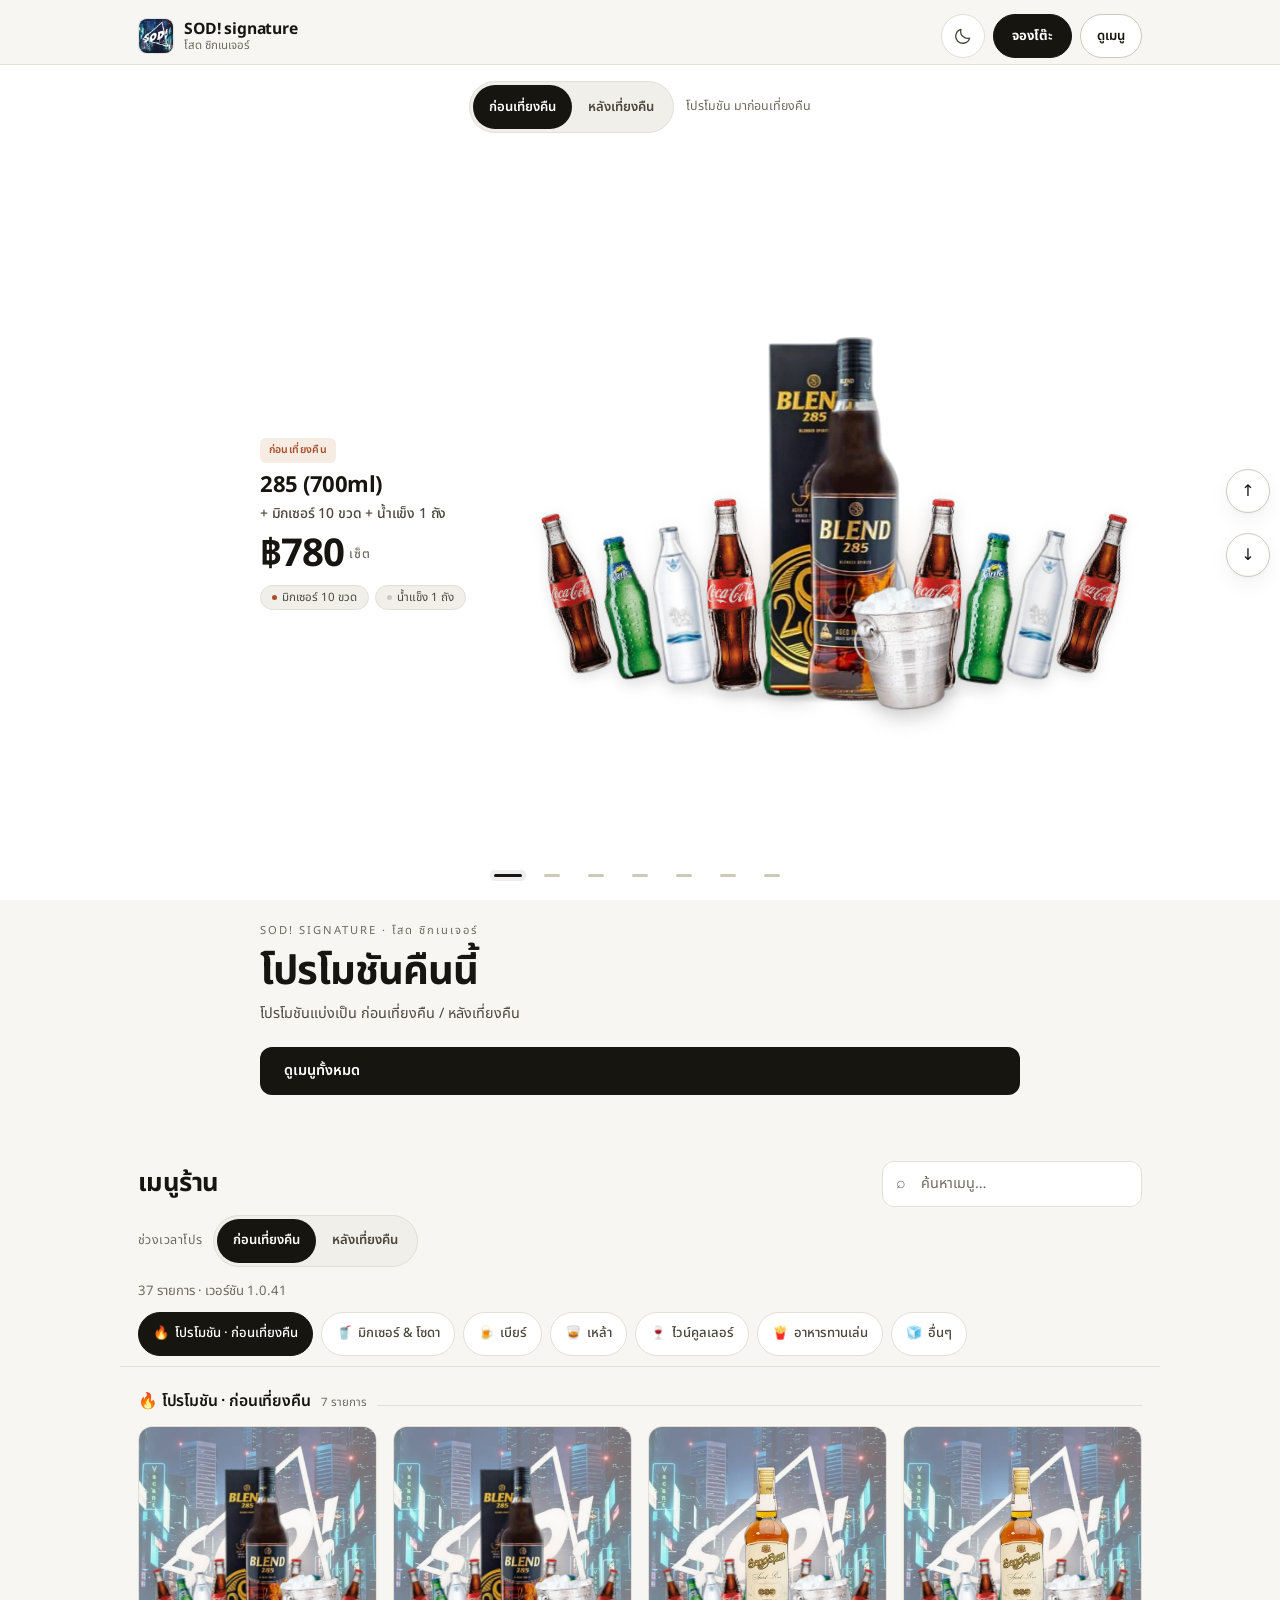
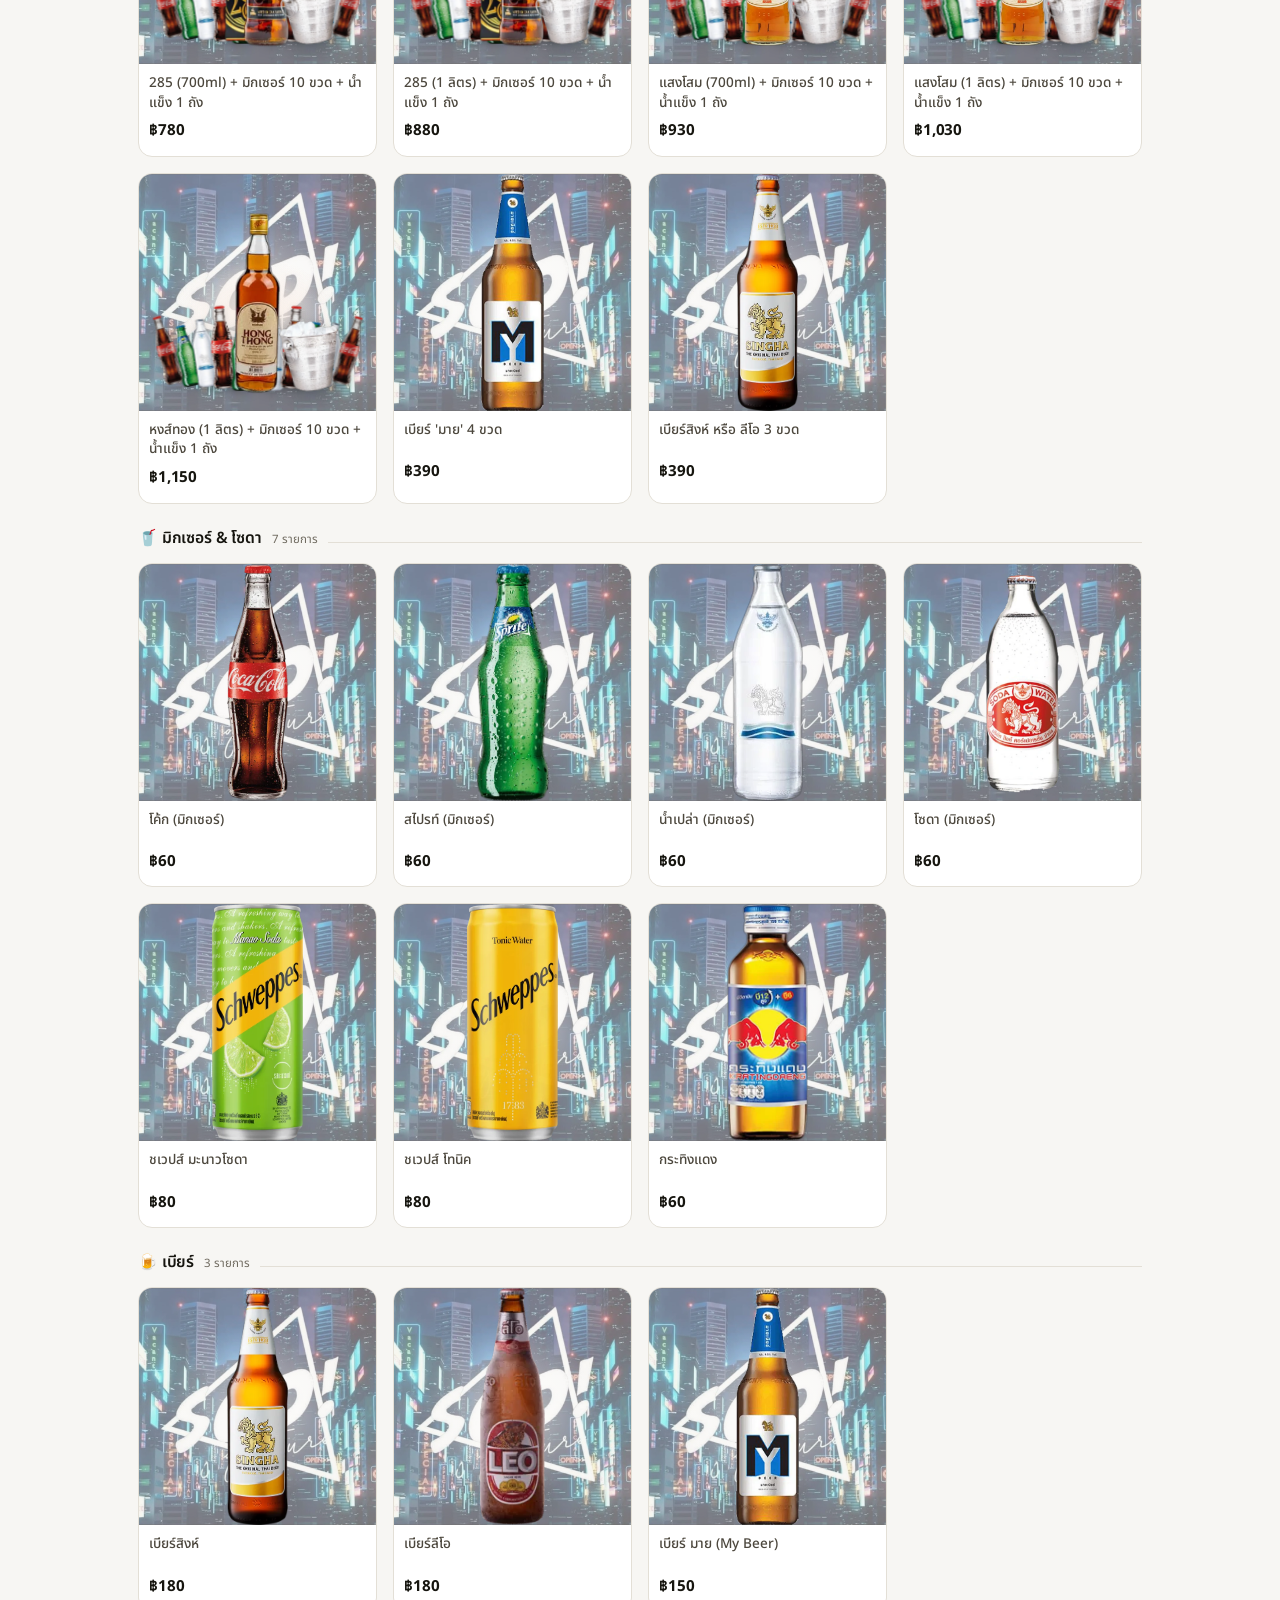
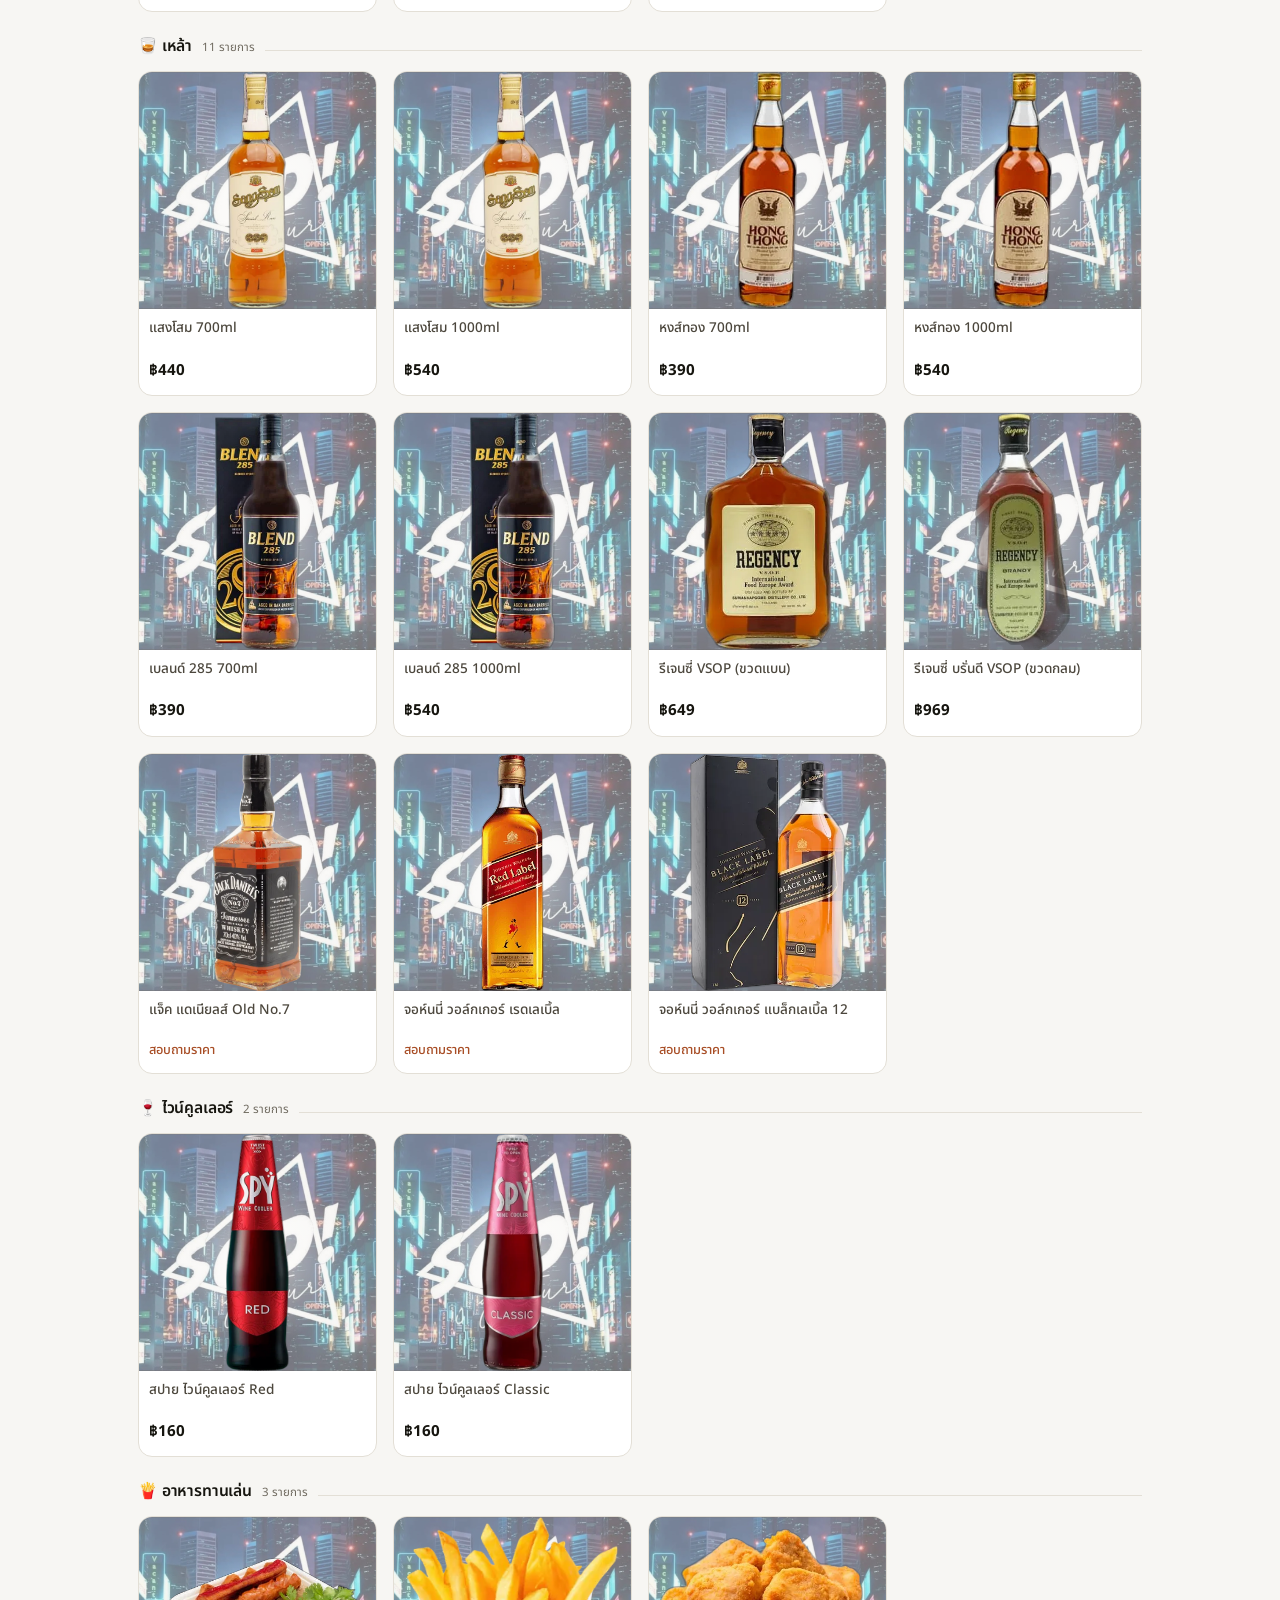
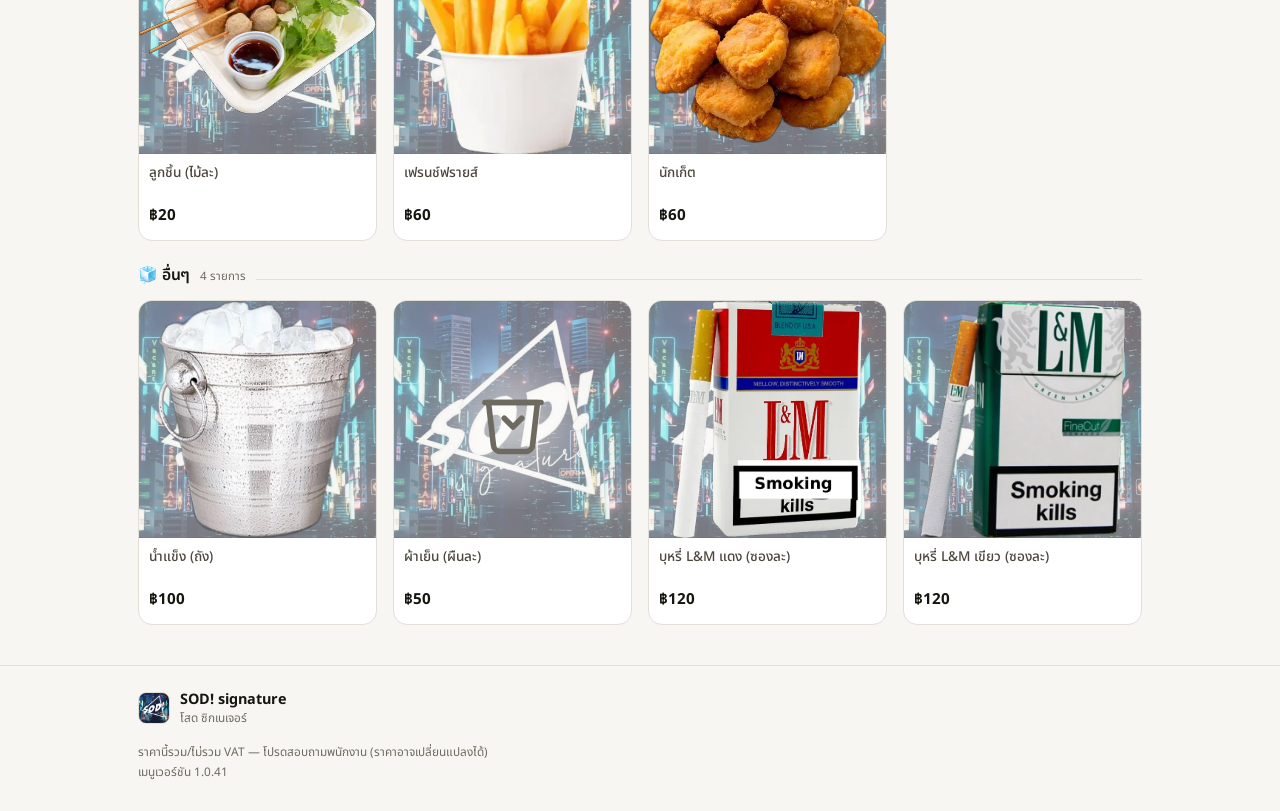
<file: index.html>
<!doctype html>
<html lang="th">
<head>
  <meta charset="utf-8" />
  <meta name="viewport" content="width=device-width, initial-scale=1, viewport-fit=cover" />
  <title>SOD! signature — โสด ซิกเนเจอร์ | เมนู & โปรโมชัน</title>
  <meta name="description" content="เมนูเครื่องดื่ม อาหารทานเล่น และโปรโมชันก่อนเที่ยงคืน/หลังเที่ยงคืน ของร้าน SOD! signature (โสด ซิกเนเจอร์)" />
  <meta name="theme-color" content="#f7f6f3" />
  <meta name="color-scheme" content="light" />
  <!-- only used by art3d.js, which loads three on demand -->
  <script type="importmap">
    {
      "imports": {
        "three": "https://cdn.jsdelivr.net/npm/three@0.170.0/build/three.module.min.js",
        "three/addons/": "https://cdn.jsdelivr.net/npm/three@0.170.0/examples/jsm/"
      }
    }
  </script>
  <link rel="icon" type="image/png" href="./images/favicon.png" />
  <link rel="apple-touch-icon" href="./images/favicon.png" />
  <link rel="preconnect" href="https://fonts.googleapis.com" />
  <link rel="preconnect" href="https://fonts.gstatic.com" crossorigin />
  <link rel="preload" as="style" href="https://fonts.googleapis.com/css2?family=Noto+Sans+Thai:wght@400;600;700;900&display=swap" />
  <link rel="stylesheet" href="https://fonts.googleapis.com/css2?family=Noto+Sans+Thai:wght@400;600;700;900&display=swap" media="print" onload="this.media='all'" />
  <script>
    /* apply the saved theme before first paint to avoid a flash */
    try {
      if (localStorage.getItem('sod-theme') === 'dark') document.documentElement.dataset.theme = 'dark';
    } catch (e) {}
  </script>
  <noscript><link rel="stylesheet" href="https://fonts.googleapis.com/css2?family=Noto+Sans+Thai:wght@400;600;700;900&display=swap" /></noscript>
  <!-- bump the ?v= stamp whenever style.css or app.js changes: GitHub Pages
       caches both for 10 minutes, so a returning visitor would keep the old design -->
  <link rel="stylesheet" href="./style.css?v=1.1.41" />
</head>
<body>
  <!-- ── Intro animation (skippable) ───────────────────────────── -->
  <div class="intro" id="intro" role="presentation">
    <div class="intro__stage">
      <img class="intro__logo" src="./images/logo.jpg" alt="" width="140" height="140" />
      <p class="intro__name">SOD! <span>signature</span></p>
      <p class="intro__line">โสด ซิกเนเจอร์ · เมนู &amp; โปรโมชัน</p>
    </div>
    <button class="intro__skip" id="introSkip" type="button">ข้าม ›</button>
  </div>

  <a class="skip-link" href="#menu">ข้ามไปที่เมนู</a>

  <header class="site-header">
    <div class="wrap site-header__inner">
      <div class="brand">
        <img class="brand__logo" id="brandLogo" src="./images/logo.jpg" alt="" width="44" height="44" />
        <span class="brand__text">
          <strong class="brand__name">SOD! signature</strong>
          <span class="brand__sub" id="brandSub">โสด ซิกเนเจอร์</span>
        </span>
      </div>
      <div class="site-header__actions">
        <button class="theme-toggle" id="themeToggle" type="button" aria-pressed="false" aria-label="สลับเป็นโหมดมืด">
          <svg class="theme-toggle__icon theme-toggle__icon--moon" viewBox="0 0 24 24" fill="none" stroke="currentColor" stroke-width="1.6" stroke-linecap="round" stroke-linejoin="round" aria-hidden="true" focusable="false">
            <path d="M20 14.5A8.5 8.5 0 0 1 9.5 4a8.5 8.5 0 1 0 10.5 10.5Z" />
          </svg>
          <svg class="theme-toggle__icon theme-toggle__icon--sun" viewBox="0 0 24 24" fill="none" stroke="currentColor" stroke-width="1.6" stroke-linecap="round" stroke-linejoin="round" aria-hidden="true" focusable="false">
            <circle cx="12" cy="12" r="4" />
            <path d="M12 2.5v2M12 19.5v2M2.5 12h2M19.5 12h2M5.2 5.2l1.4 1.4M17.4 17.4l1.4 1.4M18.8 5.2l-1.4 1.4M6.6 17.4l-1.4 1.4" />
          </svg>
        </button>
        <button class="site-header__book" id="reserveOpen" type="button" hidden>จองโต๊ะ</button>
        <a class="site-header__cta" href="#menu">ดูเมนู</a>
      </div>
    </div>
  </header>

  <main>
    <!-- ── Hero: promo slider ──────────────────────────────────── -->
    <section class="hero" id="hero" aria-labelledby="promoTitle">
      <div class="wrap hero__inner">
        <div class="hero__intro">
          <p class="hero__kicker">SOD! signature · โสด ซิกเนเจอร์</p>
          <h1 class="hero__title" id="promoTitle">โปรโมชันคืนนี้</h1>
          <p class="hero__note" id="promoNote">เลือกช่วงเวลา แล้วเลือกเซ็ตที่ใช่</p>
        </div>

        <div class="promo">
          <div class="promo__bar">
            <div class="switch" role="group" aria-label="เลือกช่วงเวลาโปรโมชัน">
              <button class="switch__btn is-active" id="tabBefore" type="button" aria-pressed="true" aria-controls="promoSlider">ก่อนเที่ยงคืน</button>
              <button class="switch__btn" id="tabAfter" type="button" aria-pressed="false" aria-controls="promoSlider">หลังเที่ยงคืน</button>
            </div>
            <p class="promo__label" id="promoLabel" aria-live="polite"></p>
          </div>

          <div class="deck" id="promoSlider" role="group" aria-roledescription="สไลด์โปรโมชัน" aria-label="โปรโมชัน">
            <div class="deck__track" id="promoTrack" tabindex="0" role="group" aria-label="โปรโมชัน เลื่อนขึ้น–ลงได้ทีละหน้า"></div>
            <button class="deck__nav deck__nav--prev" id="promoPrev" type="button" aria-label="โปรโมชันก่อนหน้า">↑</button>
            <button class="deck__nav deck__nav--next" id="promoNext" type="button" aria-label="โปรโมชันถัดไป">↓</button>
            <div class="deck__rail" id="promoDots" role="group" aria-label="เลือกหน้าโปรโมชัน"></div>
          </div>
        </div>

        <a class="hero__cta" href="#menu">ดูเมนูทั้งหมด</a>
      </div>
    </section>

    <!-- ── Menu ────────────────────────────────────────────────── -->
    <section class="menu" id="menu" aria-labelledby="menuTitle">
      <div class="wrap">
        <div class="menu__head">
          <h2 class="menu__title" id="menuTitle">เมนูร้าน</h2>
          <div class="search">
            <span class="search__icon" aria-hidden="true">⌕</span>
            <input class="search__input" id="searchInput" type="search" placeholder="ค้นหาเมนู…" aria-label="ค้นหาเมนู" autocomplete="off" />
            <button class="search__clear" id="searchClear" type="button" aria-label="ล้างคำค้นหา" hidden>✕</button>
          </div>
        </div>

        <div class="menu__mode" role="group" aria-label="เลือกช่วงเวลาโปรโมชัน">
          <span class="menu__mode-label">ช่วงเวลาโปร</span>
          <div class="switch">
            <button class="switch__btn is-active" id="tabBeforeMenu" type="button" aria-pressed="true" aria-controls="cat-promo">ก่อนเที่ยงคืน</button>
            <button class="switch__btn" id="tabAfterMenu" type="button" aria-pressed="false" aria-controls="cat-promo">หลังเที่ยงคืน</button>
          </div>
        </div>

        <p class="menu__status" id="menuStatus" role="status"></p>
        <p class="menu__error" id="menuError" hidden></p>

        <nav class="tabs" id="catTabs" aria-label="หมวดหมู่เมนู"></nav>

        <div class="menu__body" id="menuBody"></div>
      </div>
    </section>
  </main>

  <footer class="site-footer">
    <div class="wrap">
      <div class="site-footer__brand">
        <img src="./images/favicon.png" alt="" width="40" height="40" loading="lazy" />
        <p>
          <strong>SOD! signature</strong>
          <span id="footerSub">โสด ซิกเนเจอร์</span>
        </p>
      </div>
      <p class="site-footer__fine">
        ราคานี้รวม/ไม่รวม VAT — โปรดสอบถามพนักงาน (ราคาอาจเปลี่ยนแปลงได้)<br />
        <span id="footerMeta"></span>
      </p>
    </div>
  </footer>

  <!-- ── Order bar: tap a tile to count it, tap its red badge to take one back ── -->
  <div class="order" id="orderBar" hidden>
    <div class="order__inner wrap">
      <p class="order__summary" aria-live="polite">
        <span class="order__count"><b id="orderCount">0</b> รายการ</span>
        <span class="order__total" id="orderTotal">฿0</span>
        <span class="order__note" id="orderNote" hidden></span>
      </p>
      <button class="order__open" id="orderOpen" type="button">ดูรายการ</button>
    </div>
  </div>

  <!-- ── Mixer chooser: a spirit set lets the guest pick its mixer ── -->
  <div class="sheet" id="mixerSheet" hidden>
    <div class="sheet__scrim" id="mixerScrim"></div>
    <section class="sheet__panel" role="dialog" aria-modal="true" aria-labelledby="mixerTitle">
      <header class="sheet__head">
        <h2 class="sheet__title" id="mixerTitle">เลือกมิกเซอร์</h2>
        <button class="sheet__close" id="mixerX" type="button" aria-label="ปิดการเลือกมิกเซอร์">✕</button>
      </header>
      <p class="mixer__set" id="mixerSetName"></p>
      <div class="mixer__grid" id="mixerGrid" role="group" aria-label="ชนิดมิกเซอร์"></div>
      <p class="mixer__progress" id="mixerProgress" aria-live="polite">เลือกแล้ว 0 / 10 ขวด</p>
      <button class="mixer__confirm" id="mixerConfirm" type="button" disabled>เหลือ 10 ขวด</button>
      <p class="mixer__hint">เซ็ตนี้มาพร้อมมิกเซอร์ 10 ขวด — ต้องเลือกให้ครบ 10 และผสมกันได้ตามต้องการ</p>
    </section>
  </div>

  <!-- ── Summary sheet: picked list, total and the bill split ── -->
  <div class="sheet" id="orderSheet" hidden>
    <div class="sheet__scrim" id="orderScrim"></div>
    <section class="sheet__panel" role="dialog" aria-modal="true" aria-labelledby="sheetTitle">
      <header class="sheet__head">
        <h2 class="sheet__title" id="sheetTitle">สรุปรายการ</h2>
        <button class="sheet__close" id="orderSheetX" type="button" aria-label="ปิดสรุปรายการ">✕</button>
      </header>

      <ul class="sheet__list" id="orderList"></ul>
      <p class="sheet__empty" id="orderEmpty">ยังไม่มีรายการ — แตะรูปสินค้าเพื่อเพิ่ม</p>

      <div class="sheet__sum">
        <span class="sheet__sum-label">รวมทั้งสิ้น</span>
        <strong class="sheet__sum-value" id="sheetTotal">฿0</strong>
      </div>
      <p class="sheet__note" id="sheetNote" hidden></p>

      <div class="sheet__split">
        <div class="sheet__split-head">
          <span class="sheet__split-label">หารกับเพื่อน</span>
          <div class="stepper" role="group" aria-label="จำนวนคนหาร">
            <button class="stepper__btn" id="splitMinus" type="button" aria-label="ลดจำนวนคน">−</button>
            <output class="stepper__value" id="splitPeople">2</output>
            <button class="stepper__btn" id="splitPlus" type="button" aria-label="เพิ่มจำนวนคน">+</button>
          </div>
        </div>
        <p class="sheet__each" id="splitEach">คนละ ฿0</p>
      </div>

      <button class="sheet__clear" id="orderClear" type="button">ล้างรายการ</button>
    </section>
  </div>

  <!-- ── Table reservation: hours and channels come from shop.reserve ── -->
  <div class="sheet" id="reserveSheet" hidden>
    <div class="sheet__scrim" id="reserveScrim"></div>
    <section class="sheet__panel" role="dialog" aria-modal="true" aria-labelledby="reserveTitle">
      <header class="sheet__head">
        <h2 class="sheet__title" id="reserveTitle">จองโต๊ะ</h2>
        <button class="sheet__close" id="reserveX" type="button" aria-label="ปิดการจองโต๊ะ">✕</button>
      </header>
      <p class="reserve__hint" id="reserveHint">กรอกข้อมูลให้ครบ แล้วรอร้านยืนยันอีกครั้ง</p>

      <!-- ── Floor plan: tap a table, then fill the form for that table ── -->
      <div class="plan" id="planBox" hidden>
        <div class="plan__head">
          <p class="plan__select" id="planPick" aria-live="polite">แตะโต๊ะบนผังเพื่อเลือก · เลือกได้หลายโต๊ะ</p>
          <button class="plan__change" id="planFit" type="button">ขยายผัง</button>
        </div>
        <div class="plan__stage">
          <div class="plan__scroll" id="planScroll">
            <div class="plan__canvas" id="planCanvas"></div>
          </div>
          <!-- the shop closed this day (cut-off time or a locked event): shown on the map itself -->
          <div class="plan__closed" id="planClosed" role="status" hidden>
            <p class="plan__closed-title" id="planClosedTitle">ปิดรับจองแล้ว</p>
            <p class="plan__closed-sub" id="planClosedSub">กรุณา walk-in หรือเลือกวันอื่น</p>
          </div>
        </div>
        <p class="plan__legend">
          <span class="plan__key is-free">ว่าง</span>
          <span class="plan__key is-busy">จองแล้ว</span>
          <span class="plan__key is-locked">ปิดโดยร้าน</span>
          <span class="plan__key is-picked">ที่เลือก</span>
          <span class="plan__hint">แตะได้หลายโต๊ะ · เลื่อนผังในกรอบได้</span>
        </p>
        <!-- ค่าบริการจองของวันนั้น (ศุกร์/เสาร์/อีเว้น) -->
        <p class="plan__fee" id="planFee" hidden></p>
        <p class="plan__status" id="planStatus" role="status"></p>
      </div>

      <button class="reserve__last" id="reserveLast" type="button" hidden></button>

      <form class="reserve__form" id="reserveForm" novalidate>
        <div class="field">
          <label class="field__label" for="rsvName">ชื่อผู้จอง</label>
          <input class="field__input" id="rsvName" name="name" type="text" maxlength="60" autocomplete="name" placeholder="ชื่อที่ให้พนักงานเรียก" required />
        </div>
        <div class="field">
          <label class="field__label" for="rsvPhone">เบอร์โทร</label>
          <input class="field__input" id="rsvPhone" name="phone" type="tel" inputmode="tel" maxlength="15" autocomplete="tel" placeholder="08x xxx xxxx" required />
        </div>
        <div class="field__row">
          <div class="field">
            <label class="field__label" for="rsvDate">วันที่</label>
            <input class="field__input" id="rsvDate" name="date" type="date" required />
          </div>
          <div class="field">
            <label class="field__label" for="rsvTime">เวลา</label>
            <input class="field__input" id="rsvTime" name="time" type="time" step="900" required />
          </div>
        </div>
        <div class="field">
          <label class="field__label" for="rsvParty">จำนวนคน</label>
          <select class="field__input" id="rsvParty" name="party"></select>
        </div>
        <div class="field">
          <label class="field__label" for="rsvNote">หมายเหตุ (ไม่บังคับ)</label>
          <textarea class="field__input field__input--area" id="rsvNote" name="note" rows="2" maxlength="200" placeholder="เช่น ขอโต๊ะริมหน้าต่าง / มาสายเล็กน้อย"></textarea>
        </div>
        <p class="reserve__error" id="reserveErr" role="alert" hidden></p>
        <button class="reserve__submit" id="reserveSubmit" type="submit">ยืนยันการจอง</button>
      </form>

      <div class="reserve__done" id="reserveDone" hidden>
        <p class="reserve__done-title" id="reserveDoneTitle">ได้รับคำขอจองแล้ว</p>
        <p class="reserve__code" id="reserveCode">SOD-0000</p>
        <dl class="reserve__summary" id="reserveSummary"></dl>
        <div class="reserve__pay" id="reservePay" hidden>
          <p class="reserve__pay-title">ชำระค่าบริการการจอง</p>
          <p class="reserve__pay-amount" id="reservePayAmount">฿0</p>
          <p class="reserve__pay-how" id="reservePayHow"></p>
          <p class="reserve__hold" id="reserveHold" role="status" hidden></p>
          <!-- แนบสลิปในป็อปอัปเดียวกัน ไม่ต้องออกไปหน้าอื่น -->
          <label class="reserve__slip-drop" id="reserveSlipDrop">
            <b>แนบสลิปการโอน</b>
            <span id="reserveSlipText">แตะเพื่อเลือกรูปสลิป</span>
            <input id="reserveSlipFile" type="file" accept="image/*" />
          </label>
          <div class="reserve__slip-preview" id="reserveSlipPreview" hidden><img id="reserveSlipImg" alt="ตัวอย่างสลิปที่เลือก" /></div>
          <button class="reserve__slip-send" id="reserveSlipSend" type="button" disabled>ส่งสลิปให้ร้านยืนยัน</button>
          <p class="reserve__slip-msg" id="reserveSlipMsg" role="status" hidden></p>
          <button class="reserve__action" id="reservePayCopy" type="button">คัดลอกข้อมูลชำระเงิน</button>
          <a class="reserve__pay-later" id="reservePayLink" href="./pay.html">เปิดหน้าชำระเงินเต็มรูปแบบ</a>
        </div>
        <p class="reserve__status" id="reserveStatus" role="status"></p>
        <p class="reserve__auto" id="reserveAuto" role="status" hidden></p>
        <div class="reserve__actions">
          <a class="reserve__action reserve__action--primary" id="reserveShare" href="https://line.me/R/share" target="_blank" rel="noopener">ส่งให้ร้านทาง LINE</a>
          <a class="reserve__action" id="reserveCall" href="tel:" hidden>โทรหาร้าน</a>
          <button class="reserve__action" id="reserveCopy" type="button">คัดลอกข้อความ</button>
          <button class="reserve__action" id="reserveAgain" type="button">จองอีกครั้ง</button>
        </div>
      </div>
    </section>
  </div>

  <button class="to-top" id="toTop" type="button" aria-label="กลับขึ้นด้านบน" hidden>↑</button>
  <p class="toast" id="toast" role="status" aria-live="polite" hidden></p>

  <script src="./app.js?v=1.1.41" defer></script>
</body>
</html>
</file>
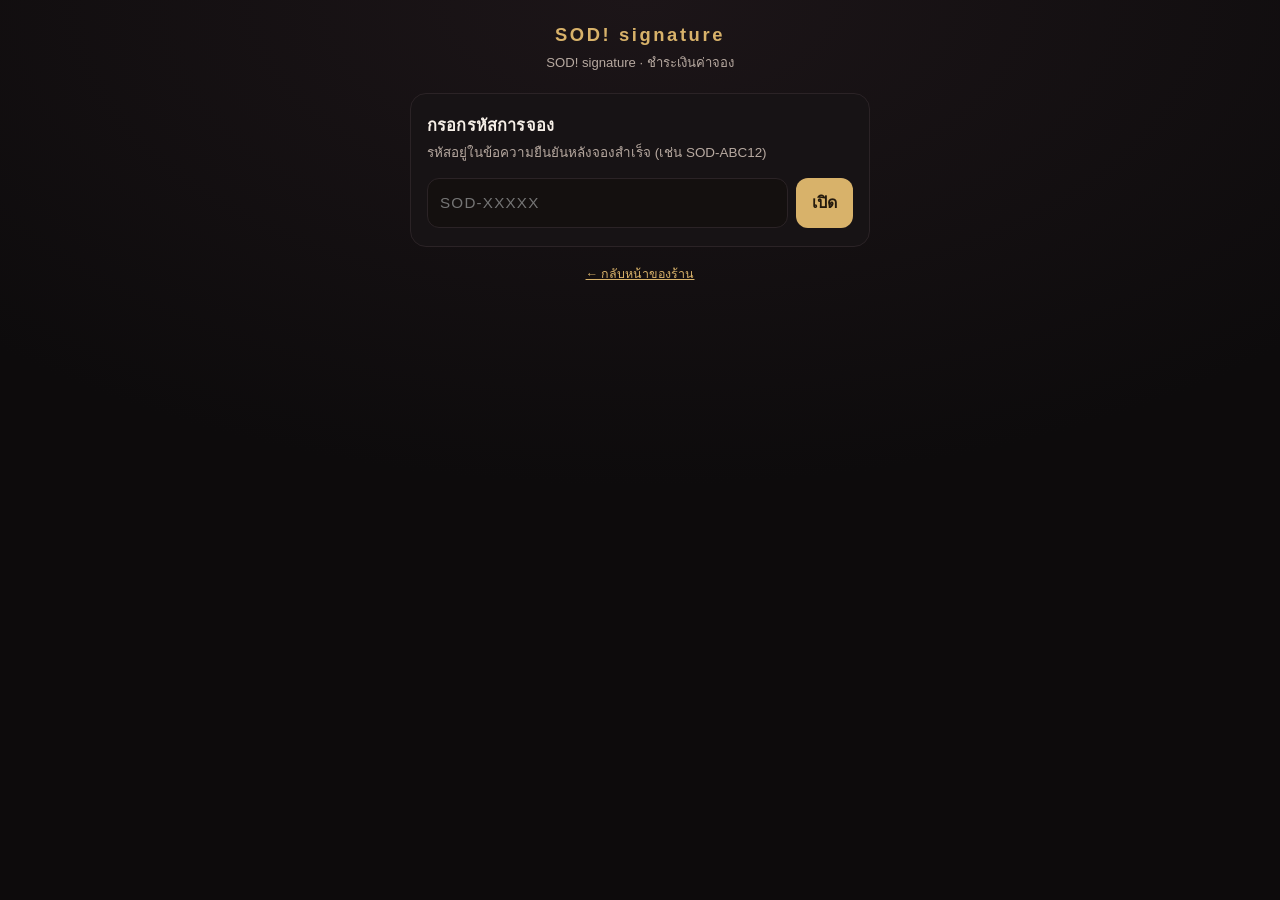
<file: pay.html>
<!DOCTYPE html>
<html lang="th">
<head>
<meta charset="UTF-8" />
<meta name="viewport" content="width=device-width, initial-scale=1, viewport-fit=cover" />
<meta name="theme-color" content="#0d0b0c" />
<title>ชำระเงินค่าจอง — SOD! signature</title>
<meta name="robots" content="noindex" />
<style>
  :root {
    --bg: #0d0b0c;
    --card: #171315;
    --line: #2b2326;
    --ink: #f6efe7;
    --dim: #b7a9a0;
    --gold: #d8b26a;
    --ok: #5fd18b;
    --warn: #f0b45a;
    --bad: #f07474;
    --radius: 16px;
  }
  * { box-sizing: border-box; }
  html, body { margin: 0; }
  body {
    background: radial-gradient(120% 90% at 50% 0%, #1c1518 0%, var(--bg) 60%) no-repeat, var(--bg);
    color: var(--ink);
    font-family: "Noto Sans Thai", "IBM Plex Sans Thai", -apple-system, "Segoe UI", sans-serif;
    line-height: 1.6;
    min-height: 100vh;
    padding: 20px 16px 48px;
  }
  .wrap { max-width: 460px; margin: 0 auto; }
  .brand { text-align: center; margin-bottom: 18px; }
  .brand strong { display: block; font-size: 1.15rem; letter-spacing: .14em; color: var(--gold); }
  .brand span { font-size: .82rem; color: var(--dim); }
  .card {
    background: var(--card);
    border: 1px solid var(--line);
    border-radius: var(--radius);
    padding: 18px 16px;
    margin-bottom: 14px;
  }
  h1 { font-size: 1.02rem; margin: 0 0 4px; letter-spacing: .01em; }
  .sub { margin: 0 0 14px; font-size: .84rem; color: var(--dim); }
  .row { display: flex; justify-content: space-between; gap: 12px; padding: 7px 0; font-size: .9rem; border-bottom: 1px dashed #241d20; }
  .row:last-child { border-bottom: 0; }
  .row dt { color: var(--dim); }
  .row dd { margin: 0; font-weight: 600; text-align: right; }
  dl { margin: 0; }
  .amount { text-align: center; padding: 10px 0 4px; }
  .amount span { display: block; font-size: .8rem; color: var(--dim); letter-spacing: .08em; }
  .amount strong { font-size: 2.5rem; color: var(--gold); font-variant-numeric: tabular-nums; line-height: 1.15; }
  .payhow { margin: 12px 0 0; padding: 12px 14px; border-radius: 12px; background: #201a1c; border: 1px solid var(--line); font-size: .9rem; white-space: pre-line; }
  .payhow b { color: var(--gold); }
  .coupon { margin: 12px 0 0; font-size: .84rem; color: var(--warn); background: rgba(216,178,106,.08); border: 1px dashed rgba(216,178,106,.4); border-radius: 12px; padding: 10px 12px; }
  .copy { margin-top: 12px; width: 100%; padding: 12px; border-radius: 12px; border: 1px solid var(--line); background: #221b1d; color: var(--ink); font: inherit; font-size: .9rem; }
  .copy:active { transform: scale(.99); }
  .field { margin-top: 14px; }
  .field label { display: block; font-size: .84rem; color: var(--dim); margin-bottom: 6px; }
  .drop {
    display: block; border: 1.5px dashed var(--line); border-radius: 14px; padding: 18px 12px;
    text-align: center; font-size: .88rem; color: var(--dim); cursor: pointer; background: #14100f;
  }
  .drop input { display: none; }
  .drop b { color: var(--gold); display: block; margin-bottom: 2px; }
  .preview { margin-top: 12px; border-radius: 12px; overflow: hidden; border: 1px solid var(--line); }
  .preview img { display: block; width: 100%; height: auto; }
  .go {
    width: 100%; margin-top: 14px; padding: 14px; border: 0; border-radius: 14px; font: inherit;
    font-weight: 700; font-size: .98rem; background: linear-gradient(180deg, #e3c079, #c79c53); color: #241a0d;
  }
  .go[disabled] { opacity: .55; }
  .note { margin: 10px 0 0; font-size: .78rem; color: var(--dim); text-align: center; }
  .msg { margin: 12px 0 0; padding: 11px 13px; border-radius: 12px; font-size: .86rem; }
  .msg.is-ok { background: rgba(95,209,139,.12); color: var(--ok); }
  .msg.is-bad { background: rgba(240,116,116,.12); color: var(--bad); }
  .msg.is-wait { background: rgba(240,180,90,.12); color: var(--warn); }
  .badge { display: inline-block; font-size: .76rem; padding: 2px 9px; border-radius: 999px; border: 1px solid var(--line); color: var(--dim); }
  .badge.is-paid { color: var(--ok); border-color: rgba(95,209,139,.45); }
  .badge.is-wait { color: var(--warn); border-color: rgba(240,180,90,.45); }
  .codebox { display: flex; gap: 8px; margin-top: 10px; }
  .codebox input {
    flex: 1; padding: 12px; border-radius: 12px; border: 1px solid var(--line);
    background: #14100f; color: var(--ink); font: inherit; font-size: .95rem; letter-spacing: .08em; text-transform: uppercase;
  }
  .codebox button { padding: 12px 16px; border-radius: 12px; border: 0; background: var(--gold); color: #241a0d; font: inherit; font-weight: 700; }
  .hold {
    margin: 10px 0 0;
    padding: 10px 12px;
    border-radius: 12px;
    font-size: .84rem;
    color: var(--warn);
    background: rgba(240, 180, 90, .1);
    border: 1px solid rgba(240, 180, 90, .35);
  }
  .hold.is-over { color: var(--bad); background: rgba(240, 116, 116, .1); border-color: rgba(240, 116, 116, .4); }
  .ticket { text-align: center; background: linear-gradient(180deg, #1d1719, #14100f); border-color: rgba(216, 178, 106, .45); }
  .ticket__brand { margin: 0; font-size: .78rem; letter-spacing: .16em; color: var(--gold); }
  .ticket__code { margin: 6px 0 2px; font-size: 1.7rem; font-weight: 800; letter-spacing: .12em; }
  .ticket__line { margin: 0; font-size: .86rem; color: var(--dim); }
  .ticket__coupon { margin: 12px 0 0; font-size: .82rem; color: var(--gold); border-top: 1px dashed rgba(216, 178, 106, .35); padding-top: 10px; }
  .foot { margin-top: 18px; text-align: center; font-size: .78rem; color: var(--dim); }
  .foot a { color: var(--gold); }
  [hidden] { display: none !important; }
</style>
</head>
<body>
  <div class="wrap">
    <div class="brand">
      <strong>SOD! signature</strong>
      <span id="payShop">โสด ซิกเนเจอร์ · ชำระเงินค่าจอง</span>
    </div>

    <!-- ยังไม่มีรหัสในลิงก์: ให้กรอกเอง -->
    <section class="card" id="lookup" hidden>
      <h1>กรอกรหัสการจอง</h1>
      <p class="sub">รหัสอยู่ในข้อความยืนยันหลังจองสำเร็จ (เช่น SOD-ABC12)</p>
      <form class="codebox" id="lookupForm">
        <input id="lookupCode" type="text" autocomplete="off" autocapitalize="characters" placeholder="SOD-XXXXX" aria-label="รหัสการจอง" maxlength="24" />
        <button type="submit">เปิด</button>
      </form>
      <p class="msg is-bad" id="lookupMsg" hidden></p>
    </section>

    <!-- ใบจอง + ยอดที่ต้องชำระ -->
    <section class="card" id="bill" hidden>
      <h1>ชำระเงินค่าจอง</h1>
      <p class="sub">รหัส <b id="billCode">—</b> <span class="badge" id="billBadge">รอชำระ</span></p>
      <dl>
        <div class="row"><dt>วันที่</dt><dd id="billDate">—</dd></div>
        <div class="row"><dt>เวลา</dt><dd id="billTime">—</dd></div>
        <div class="row"><dt>โต๊ะ</dt><dd id="billTable">—</dd></div>
        <div class="row"><dt>จำนวน</dt><dd id="billParty">—</dd></div>
        <div class="row"><dt>ชื่อผู้จอง</dt><dd id="billName">—</dd></div>
      </dl>

      <div class="amount">
        <span id="billAmountLabel">ยอดที่ต้องชำระ</span>
        <strong id="billAmount">฿0</strong>
      </div>
      <p class="payhow" id="billHow">รอข้อมูลช่องทางชำระเงินจากร้าน</p>
      <p class="coupon" id="billNote" hidden></p>
      <p class="hold" id="billHold" role="status" hidden></p>
      <button class="copy" id="billCopy" type="button">คัดลอกข้อมูลการโอน</button>
      <p class="note">โอนแล้วแนบสลิปด้านล่าง ร้านจะยืนยันการจองให้หลังตรวจสอบ</p>
    </section>

    <!-- ส่งสลิป -->
    <section class="card" id="slipBox" hidden>
      <h1>แนบสลิปการโอน</h1>
      <p class="sub">ถ่าย/แคปหน้าจอสลิป แล้วเลือกไฟล์ด้านล่าง (รูปจะถูกย่อให้เล็กลงก่อนส่ง)</p>
      <label class="drop" id="slipDrop">
        <b>เลือกรูปสลิป</b>
        <span id="slipDropText">แตะเพื่อเลือกรูป หรือถ่ายภาพ</span>
        <input id="slipFile" type="file" accept="image/*" />
      </label>
      <div class="preview" id="slipPreview" hidden><img id="slipPreviewImg" alt="ตัวอย่างสลิปที่เลือก" /></div>
      <button class="go" id="slipSend" type="button" disabled>ส่งสลิปให้ร้านตรวจ</button>
      <p class="msg" id="slipMsg" hidden></p>
      <p class="note">รูปสลิปใช้ตรวจการโอนเท่านั้น ร้านเห็นได้คนเดียว</p>
    </section>

    <!-- บัตรจอง: ออกให้เมื่อชำระเงินสำเร็จเท่านั้น -->
    <section class="card ticket" id="ticket" hidden>
      <p class="ticket__brand">บัตรจอง · SOD! signature</p>
      <p class="ticket__code" id="ticketCode">SOD-XXXXX</p>
      <p class="ticket__line" id="ticketLine">—</p>
      <p class="ticket__coupon" id="ticketCoupon" hidden></p>
      <p class="note">แสดงบัตรนี้ (หรือแจ้งรหัส) ให้พนักงานที่หน้าร้าน</p>
    </section>

    <p class="foot">
      <a href="./index.html">← กลับหน้าของร้าน</a>
    </p>
  </div>

<script>
(function () {
  'use strict';

  var FN = '';
  var shopName = 'SOD! signature';
  var code = '';
  var order = null;
  var picked = ''; /* dataURL ของสลิปที่ย่อแล้ว */

  var $ = function (id) { return document.getElementById(id); };
  var el = {
    lookup: $('lookup'),
    lookupForm: $('lookupForm'),
    lookupCode: $('lookupCode'),
    lookupMsg: $('lookupMsg'),
    bill: $('bill'),
    billCode: $('billCode'),
    billBadge: $('billBadge'),
    billDate: $('billDate'),
    billTime: $('billTime'),
    billTable: $('billTable'),
    billParty: $('billParty'),
    billName: $('billName'),
    billAmount: $('billAmount'),
    billAmountLabel: $('billAmountLabel'),
    billHow: $('billHow'),
    billNote: $('billNote'),
    billCopy: $('billCopy'),
    slipBox: $('slipBox'),
    slipDrop: $('slipDrop'),
    slipDropText: $('slipDropText'),
    slipFile: $('slipFile'),
    slipPreview: $('slipPreview'),
    slipPreviewImg: $('slipPreviewImg'),
    slipSend: $('slipSend'),
    slipMsg: $('slipMsg'),
    payShop: $('payShop'),
    billHold: $('billHold'),
    ticket: $('ticket'),
    ticketCode: $('ticketCode'),
    ticketLine: $('ticketLine'),
    ticketCoupon: $('ticketCoupon')
  };

  var holdTimer = 0;

  function stopHold() {
    if (holdTimer) clearInterval(holdTimer);
    holdTimer = 0;
  }

  /* นับถอยหลัง 15 นาที: ชำระไม่ทัน = ระบบคืนโต๊ะ */
  function startHold() {
    stopHold();
    if (!el.billHold) return;
    var until = order && order.expiresAt ? Date.parse(order.expiresAt) : 0;
    if (!until) { el.billHold.hidden = true; return; }
    var paint = function () {
      var left = until - Date.now();
      if (left <= 0) {
        stopHold();
        el.billHold.hidden = false;
        el.billHold.className = 'hold is-over';
        el.billHold.textContent = 'หมดเวลาชำระเงินแล้ว — การจองนี้ถูกยกเลิกและคืนโต๊ะ กรุณาจองใหม่';
        el.slipBox.hidden = true;
        setBadge('หมดเวลาชำระ · ยกเลิก', 'bad');
        return;
      }
      var mins = Math.floor(left / 60000);
      var secs = Math.floor((left % 60000) / 1000);
      el.billHold.hidden = false;
      el.billHold.className = 'hold';
      el.billHold.textContent = 'ต้องชำระให้เสร็จใน ' + mins + ':' + (secs < 10 ? '0' + secs : secs) +
        ' น. ไม่งั้นระบบคืนโต๊ะ · บัตรจองจะออกหลังร้านตรวจสลิป';
    };
    paint();
    holdTimer = setInterval(paint, 1000);
  }

  function showTicket() {
    if (!el.ticket || !order) return;
    el.ticket.hidden = false;
    el.ticketCode.textContent = order.code;
    el.ticketLine.textContent = thaiDate(order.date) + ' · ' + (order.time || '--:--') + ' น. · ' +
      (order.table ? 'โต๊ะ ' + order.table : 'ยังไม่ระบุโต๊ะ') + ' · ' + (order.party || 0) + ' คน';
    el.ticketCoupon.hidden = !order.note;
    el.ticketCoupon.textContent = order.note || '';
  }

  var THAI_MONTHS = ['ม.ค.', 'ก.พ.', 'มี.ค.', 'เม.ย.', 'พ.ค.', 'มิ.ย.', 'ก.ค.', 'ส.ค.', 'ก.ย.', 'ต.ค.', 'พ.ย.', 'ธ.ค.'];
  var THAI_DAYS = ['อา.', 'จ.', 'อ.', 'พ.', 'พฤ.', 'ศ.', 'ส.'];

  function thaiDate(iso) {
    var parts = String(iso || '').split('-');
    if (parts.length !== 3) return iso || '—';
    var d = new Date(Number(parts[0]), Number(parts[1]) - 1, Number(parts[2]));
    /* THAI_DAYS มีจุดมาแล้ว ("ศ.") — เติมจุดซ้ำจะกลายเป็น "ศ.." บนบัตรจอง */
    return THAI_DAYS[d.getDay()] + ' ' + Number(parts[2]) + ' ' + (THAI_MONTHS[Number(parts[1]) - 1] || '') + ' ' + (Number(parts[0]) + 543);
  }

  function money(n) { return '฿' + Number(n || 0).toLocaleString('th-TH'); }

  function say(box, text, tone) {
    if (!box) return;
    box.hidden = !text;
    box.textContent = text || '';
    box.className = 'msg' + (tone ? ' is-' + tone : '');
  }

  function setBadge(text, tone) {
    el.billBadge.textContent = text;
    el.billBadge.className = 'badge' + (tone ? ' is-' + tone : '');
  }

  /* ── ย่อรูปก่อนส่ง: ด้านยาวสุด 1280px, JPEG q0.72 (สลิปยังอ่านเลขได้) ── */
  function shrink(file) {
    return new Promise(function (resolve, reject) {
      var reader = new FileReader();
      reader.onerror = function () { reject(new Error('อ่านไฟล์ไม่ได้')); };
      reader.onload = function () {
        var img = new Image();
        img.onerror = function () { reject(new Error('ไฟล์นี้ไม่ใช่รูปภาพ')); };
        img.onload = function () {
          var max = 1280;
          var scale = Math.min(1, max / Math.max(img.width, img.height));
          var canvas = document.createElement('canvas');
          canvas.width = Math.max(1, Math.round(img.width * scale));
          canvas.height = Math.max(1, Math.round(img.height * scale));
          var ctx = canvas.getContext('2d');
          ctx.fillStyle = '#ffffff';
          ctx.fillRect(0, 0, canvas.width, canvas.height);
          ctx.drawImage(img, 0, 0, canvas.width, canvas.height);
          resolve(canvas.toDataURL('image/jpeg', 0.72));
        };
        img.src = String(reader.result);
      };
      reader.readAsDataURL(file);
    });
  }

  function render() {
    if (!order) return;
    el.bill.hidden = false;
    el.billCode.textContent = order.code;
    el.billDate.textContent = thaiDate(order.date);
    el.billTime.textContent = (order.time || '--:--') + ' น.';
    el.billTable.textContent = order.table ? 'โต๊ะ ' + order.table : 'ยังไม่ระบุโต๊ะ';
    el.billParty.textContent = (order.party || 0) + ' คน';
    el.billName.textContent = order.name || '—';
    el.billAmount.textContent = money(order.total);
    el.billHow.innerHTML = order.pay
      ? '<b>โอนที่</b> ' + escapeHTML(order.pay) + '\n<b>ระบุในสลิป/หมายเหตุ</b> ' + escapeHTML(order.code)
      : 'ร้านยังไม่ได้ระบุช่องทางโอน — ทักร้านพร้อมรหัส <b>' + escapeHTML(order.code) + '</b>';
    el.billNote.hidden = !order.note;
    el.billNote.textContent = order.note || '';

    if (order.paid || order.status === 'ยืนยันแล้ว') {
      setBadge('ชำระแล้ว · ยืนยันการจอง', 'paid');
      el.billAmountLabel.textContent = 'ชำระเรียบร้อย';
      el.slipBox.hidden = true;
      if (el.billHold) el.billHold.hidden = true;
      stopHold();
      showTicket();
      return;
    }
    if (order.expired) {
      setBadge('หมดเวลาชำระ · ยกเลิกแล้ว', 'bad');
      el.slipBox.hidden = true;
      if (el.billHold) {
        el.billHold.hidden = false;
        el.billHold.className = 'hold is-over';
        el.billHold.textContent = 'เลยเวลา ' + (order.holdMinutes || 15) + ' นาที — การจองนี้ถูกยกเลิกและคืนโต๊ะแล้ว กรุณาจองใหม่';
      }
      stopHold();
      return;
    }
    startHold();
    if (order.slipStatus === 'รอตรวจ') {
      setBadge('รอตรวจสลิป', 'wait');
      el.slipBox.hidden = false;
      el.slipSend.hidden = true;
      say(el.slipMsg, 'ได้รับสลิปแล้ว — ร้านกำลังตรวจสอบ จะยืนยันการจองให้หลังตรวจเสร็จ', 'wait');
      return;
    }
    setBadge(order.slipStatus === 'ไม่ผ่าน' ? 'สลิปไม่ผ่าน · ส่งใหม่' : 'รอชำระ', order.slipStatus === 'ไม่ผ่าน' ? 'bad' : '');
    if (order.slipStatus === 'ไม่ผ่าน') {
      say(el.slipMsg, 'สลิปที่ส่งไปยังตรวจไม่ผ่าน — ตรวจยอด/เวลาโอนแล้วแนบสลิปใหม่', 'bad');
    }
    el.slipBox.hidden = false;
    el.slipSend.hidden = false;
  }

  function escapeHTML(text) {
    return String(text == null ? '' : text).replace(/[&<>"']/g, function (ch) {
      return ({ '&': '&amp;', '<': '&lt;', '>': '&gt;', '"': '&quot;', "'": '&#39;' })[ch];
    });
  }

  async function loadOrder(target) {
    code = String(target || '').trim().toUpperCase();
    if (!code) {
      el.lookup.hidden = false;
      return;
    }
    try {
      var res = await fetch(FN + '?action=order&code=' + encodeURIComponent(code), { cache: 'no-store' });
      var data = await res.json();
      if (!data || data.ok === false) {
        if (data && data.error === 'not found') {
          el.lookup.hidden = false;
          say(el.lookupMsg, 'ไม่พบรหัสนี้ — ตรวจรหัสอีกครั้งหรือทักร้าน', 'bad');
          el.lookupCode.value = code;
          return;
        }
        throw new Error((data && data.error) || 'HTTP ' + res.status);
      }
      order = data.order || null;
      if (!order) throw new Error('ไม่พบข้อมูลการจอง');
      el.lookup.hidden = true;
      try { history.replaceState(null, '', '?code=' + encodeURIComponent(code)); } catch (_) {}
      render();
    } catch (err) {
      el.lookup.hidden = false;
      say(el.lookupMsg, 'เปิดใบจองไม่สำเร็จ — ' + (err && err.message ? err.message : err), 'bad');
    }
  }

  el.lookupForm.addEventListener('submit', function (event) {
    event.preventDefault();
    say(el.lookupMsg, '');
    loadOrder(el.lookupCode.value);
  });

  el.slipFile.addEventListener('change', async function () {
    var file = el.slipFile.files && el.slipFile.files[0];
    if (!file) return;
    say(el.slipMsg, '');
    el.slipSend.disabled = true;
    try {
      picked = await shrink(file);
      el.slipPreviewImg.src = picked;
      el.slipPreview.hidden = false;
      el.slipDropText.textContent = file.name || 'เลือกแล้ว';
      el.slipSend.disabled = false;
    } catch (err) {
      picked = '';
      say(el.slipMsg, String((err && err.message) || err), 'bad');
    }
  });

  el.slipSend.addEventListener('click', async function () {
    if (!picked || !code) return;
    el.slipSend.disabled = true;
    el.slipSend.textContent = 'กำลังส่ง…';
    say(el.slipMsg, '');
    try {
      var res = await fetch(FN, {
        method: 'POST',
        headers: { 'Content-Type': 'text/plain;charset=utf-8' },
        body: JSON.stringify({ action: 'submit-slip', code: code, image: picked })
      });
      var data = await res.json();
      if (!data || data.ok === false) throw new Error((data && data.error) || 'HTTP ' + res.status);
      if (order) { order.slipStatus = 'รอตรวจ'; order.paid = !!data.already || order.paid; }
      el.slipSend.textContent = 'ส่งสลิปให้ร้านตรวจ';
      render();
    } catch (err) {
      el.slipSend.disabled = false;
      el.slipSend.textContent = 'ส่งสลิปให้ร้านตรวจ';
      say(el.slipMsg, 'ส่งสลิปไม่สำเร็จ — ' + String((err && err.message) || err) + ' ลองอีกครั้งหรือส่งผ่าน LINE', 'bad');
    }
  });

  el.billCopy.addEventListener('click', async function () {
    if (!order) return;
    var text = 'โอนค่าจอง ' + order.code + ' ' + money(order.total) +
      (order.pay ? ' · ' + order.pay : '') + ' · ' + order.date + ' ' + order.time;
    try {
      await navigator.clipboard.writeText(text);
      el.billCopy.textContent = 'คัดลอกแล้ว ✓';
      setTimeout(function () { el.billCopy.textContent = 'คัดลอกข้อมูลการโอน'; }, 1800);
    } catch (_) {
      el.billCopy.textContent = text;
    }
  });

  async function boot() {
    try {
      var res = await fetch('./data/menu.json?v=' + Date.now(), { cache: 'no-store' });
      var data = await res.json();
      var shop = (data && data.shop) || {};
      FN = String((shop.reserve && shop.reserve.webhook) || '');
      shopName = String(shop.name || shopName);
      el.payShop.textContent = shopName + ' · ชำระเงินค่าจอง';
    } catch (err) {
      console.warn('[pay] menu.json failed:', err);
    }
    if (!FN) {
      el.lookup.hidden = false;
      say(el.lookupMsg, 'ยังเชื่อมต่อระบบจองไม่ได้ — ทักร้านโดยตรง', 'bad');
      return;
    }
    var param = new URLSearchParams(location.search).get('code');
    loadOrder(param || '');
  }

  boot();
})();
</script>
</body>
</html>
</file>
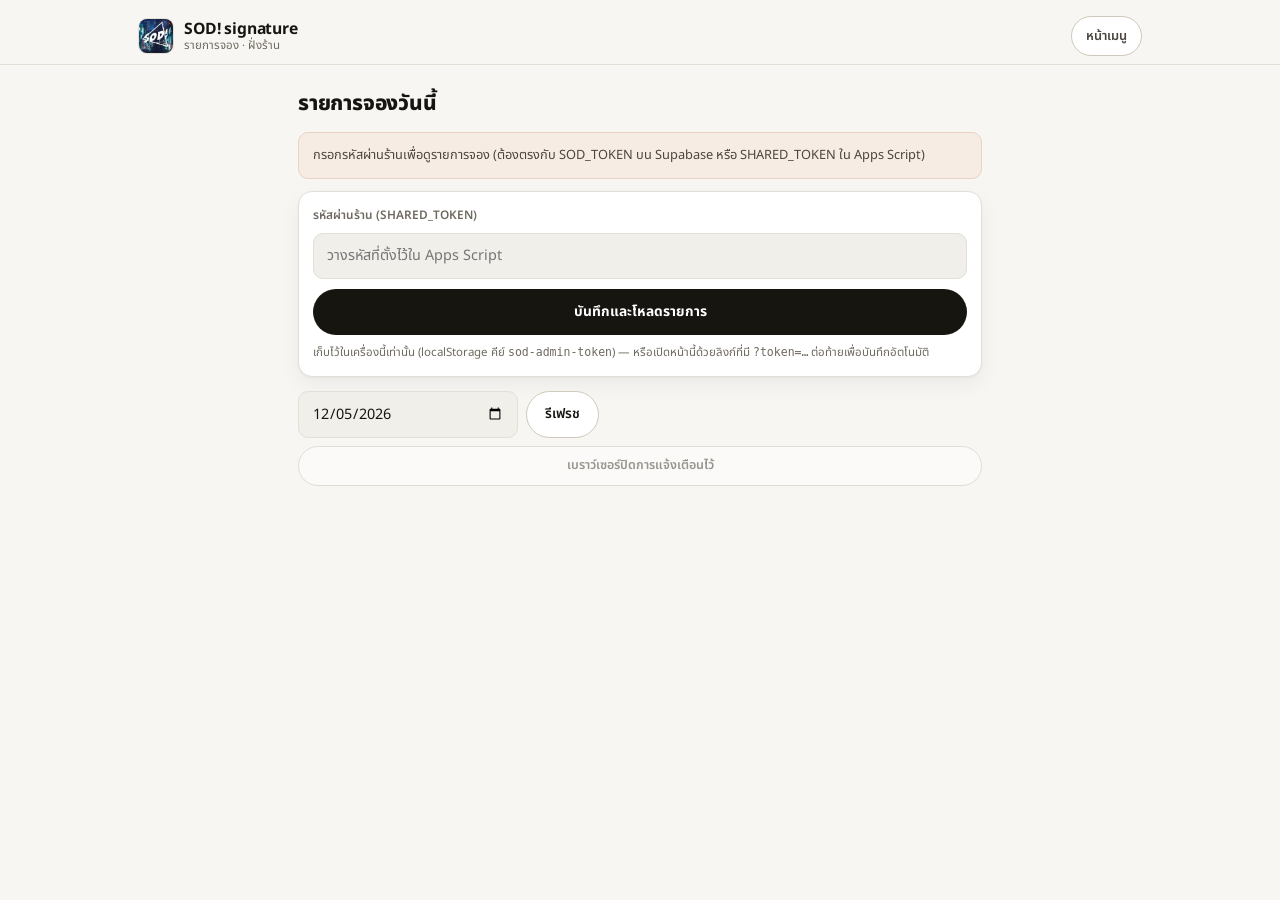
<file: today.html>
<!doctype html>
<html lang="th">
<head>
  <meta charset="utf-8" />
  <meta name="viewport" content="width=device-width, initial-scale=1, viewport-fit=cover" />
  <title>รายการจองวันนี้ — SOD! signature</title>
  <meta name="description" content="หน้ารายการจองโต๊ะของวัน สำหรับพนักงานร้าน SOD! signature (อ่านจาก Google Sheet ผ่าน Apps Script)" />
  <meta name="robots" content="noindex, nofollow" />
  <meta name="theme-color" content="#f7f6f3" />
  <meta name="color-scheme" content="light" />
  <link rel="icon" type="image/png" href="./images/favicon.png" />
  <link rel="preconnect" href="https://fonts.googleapis.com" />
  <link rel="preconnect" href="https://fonts.gstatic.com" crossorigin />
  <link rel="stylesheet" href="https://fonts.googleapis.com/css2?family=Noto+Sans+Thai:wght@400;600;700;900&display=swap" media="print" onload="this.media='all'" />
  <script>
    /* apply the saved theme before first paint, same key as the menu page */
    try {
      if (localStorage.getItem('sod-theme') === 'dark') document.documentElement.dataset.theme = 'dark';
    } catch (e) {}
  </script>
  <link rel="stylesheet" href="./style.css?v=1.1.41" />
</head>
<body class="jnl-page">
  <header class="site-header">
    <div class="wrap site-header__inner">
      <div class="brand">
        <img class="brand__logo" src="./images/logo.jpg" alt="" width="44" height="44" />
        <span class="brand__text">
          <strong class="brand__name" id="jnlShop">SOD! signature</strong>
          <span class="brand__sub">รายการจอง · ฝั่งร้าน</span>
        </span>
      </div>
      <a class="jnl__back" href="./index.html">หน้าเมนู</a>
    </div>
  </header>

  <main class="wrap jnl">
    <h1 class="jnl__title">รายการจองวันนี้</h1>

    <!-- pops up when the auto-refresh finds a booking that was not there before -->
    <div class="jnl__alert" id="jnlAlert" role="alert" hidden>
      <p class="jnl__alert-title" id="jnlAlertTitle"></p>
      <ul class="jnl__alert-list" id="jnlAlertList"></ul>
      <button class="jnl__alert-x" id="jnlAlertX" type="button" aria-label="ปิดการแจ้งเตือนจองใหม่">✕</button>
    </div>

    <!-- no webhook yet / no token yet -->
    <p class="jnl__notice" id="jnlNotice" role="status" hidden></p>

    <form class="jnl__setup" id="jnlSetup" hidden>
      <label class="field__label" for="jnlToken">รหัสผ่านร้าน (SHARED_TOKEN)</label>
      <input class="field__input" id="jnlToken" type="password" autocomplete="current-password" placeholder="วางรหัสที่ตั้งไว้ใน Apps Script" />
      <button class="jnl__save" id="jnlSave" type="submit">บันทึกและโหลดรายการ</button>
      <p class="jnl__setup-hint">
        เก็บไว้ในเครื่องนี้เท่านั้น (localStorage คีย์ <code>sod-admin-token</code>) —
        หรือเปิดหน้านี้ด้วยลิงก์ที่มี <code>?token=…</code> ต่อท้ายเพื่อบันทึกอัตโนมัติ
      </p>
    </form>

    <div class="jnl__bar">
      <input class="field__input jnl__date" id="jnlDate" type="date" aria-label="เลือกวันที่" />
      <button class="jnl__refresh" id="jnlRefresh" type="button">รีเฟรช</button>
      <button class="jnl__notify" id="jnlNotify" type="button" hidden>🔔 เปิดการแจ้งเตือนบนเครื่องนี้</button>
    </div>

    <p class="jnl__stats" id="jnlStats" role="status"></p>
    <ul class="jnl__list" id="jnlList"></ul>
    <p class="jnl__empty" id="jnlEmpty" hidden>วันนี้ยังไม่มีการจอง</p>
    <p class="jnl__foot" id="jnlFoot"></p>

    <!-- admin: close off tables for the chosen day (shown on the guest map as ปิดโดยร้าน) -->
    <section class="jnl__lock" id="jnlLock" hidden>
      <h2 class="jnl__lock-title">ล็อคโต๊ะ</h2>
      <p class="jnl__lock-note">โต๊ะที่ล็อคจะขึ้น “ปิดโดยร้าน” บนผังของลูกค้าในวันที่เลือกด้านบน และจองไม่ได้จนกว่าจะปลดล็อค</p>
      <form class="jnl__lock-form" id="jnlLockForm">
        <input class="field__input" id="jnlLockTable" type="text" maxlength="120" placeholder="เลขโต๊ะ เช่น 24, A1 + A2" aria-label="เลขโต๊ะที่จะล็อค" />
        <input class="field__input" id="jnlLockWhy" type="text" maxlength="120" placeholder="เหตุผล (ไม่บังคับ) เช่น ปิดซ่อม" aria-label="เหตุผลการล็อค" />
        <button class="jnl__save" id="jnlLockBtn" type="submit">ล็อคโต๊ะ</button>
      </form>
      <p class="jnl__notice" id="jnlLockMsg" role="status" hidden></p>
      <ul class="jnl__lock-list" id="jnlLockList"></ul>
      <p class="jnl__lock-empty" id="jnlLockEmpty" hidden>ยังไม่มีโต๊ะที่ล็อคในวันนี้</p>
    </section>

    <!-- admin: booking cut-off time + event days the shop closes -->
    <section class="jnl__lock" id="jnlSchedule" hidden>
      <h2 class="jnl__lock-title">เวลาปิดจอง &amp; วันอีเว้น</h2>
      <p class="jnl__lock-note">
        ปิดรับจอง <strong>ทุกวันเวลา 20:00 น.</strong> (ค่าเริ่มต้น) — เปลี่ยนเป็นเวลาอื่นได้ หรือเว้นว่าง = รับจองตลอดวัน พอเลยเวลา ผังฝั่งลูกค้าจะเป็นสีแดง “ปิดรับจองแล้ว” และกดจองไม่ได้ (walk-in เท่านั้น)
      </p>
      <form class="jnl__lock-form" id="jnlCloseForm">
        <input class="field__input" id="jnlClose" type="time" aria-label="เวลาปิดรับจอง" />
        <button class="jnl__save" id="jnlCloseBtn" type="submit">บันทึกเวลาปิดจอง</button>
      </form>
      <p class="jnl__lock-note">
        วันอีเว้น: ล็อคการจองทั้งวัน — ผังจะขึ้นสีแดงพร้อมชื่ออีเว้น และเขียนว่า “เปิดให้จองในอีก …” นับแบบเรียลไทม์<br />
        ถ้าเป็นงาน <strong>สทาปปารตี้</strong> ให้ใส่เวลาร้านเปิด (เช่น 00:30) — เว้นว่างจะใช้ 00:30 ให้อัตโนมัติ และแก้ทีหลังได้
      </p>
      <form class="jnl__lock-form" id="jnlEvForm">
        <input class="field__input" id="jnlEvDate" type="date" aria-label="วันอีเว้น" />
        <input class="field__input" id="jnlEvName" type="text" maxlength="80" placeholder="ชื่ออีเว้น เช่น สทาปปารตี้" aria-label="ชื่ออีเว้น" />
        <input class="field__input" id="jnlEvOpen" type="time" aria-label="เวลาร้านเปิดหลังงาน (ไม่บังคับ)" title="เวลาร้านเปิดหลังงาน เช่น 00:30" />
        <label class="jnl__ev-lock"><input type="checkbox" id="jnlEvLock" checked /> ล็อคการจองวันนี้</label>
        <button class="jnl__save" id="jnlEvBtn" type="submit">บันทึกอีเว้น</button>
      </form>
      <p class="jnl__notice" id="jnlSchedMsg" role="status" hidden></p>
      <ul class="jnl__lock-list" id="jnlEvList"></ul>
      <p class="jnl__lock-empty" id="jnlEvEmpty" hidden>ยังไม่มีวันอีเว้นที่ตั้งไว้</p>

      <h2 class="jnl__lock-title">ค่าบริการจอง (ศุกร์ · เสาร์ · วันอีเว้น)</h2>
      <p class="jnl__lock-note">
        เปิดแล้ว: ลูกค้าที่จองวันศุกร์ วันเสาร์ หรือวันอีเว้น ต้องชำระก่อน ร้านจึงกดยืนยัน
        (วันอื่นไม่เก็บ) — รับเงินแล้วกด “ชำระแล้ว” ในรายการจองด้านบน
      </p>
      <label class="jnl__ev-lock"><input type="checkbox" id="jnlFeeOn" /> เก็บค่าบริการ</label>
      <form class="jnl__lock-form" id="jnlFeeForm">
        <input class="field__input" id="jnlFeeAmount" type="number" min="0" max="100000" step="10" placeholder="ค่าบริการ (บาท)" aria-label="ค่าบริการ (บาท)" />
        <select class="field__input" id="jnlFeePer" aria-label="คิดค่าบริการต่ออะไร">
          <option value="table">ต่อโต๊ะ</option>
          <option value="person">ต่อคน</option>
          <option value="booking">ต่อการจอง</option>
        </select>
        <input class="field__input" id="jnlFeePay" type="text" maxlength="160" placeholder="โอนที่ เช่น PromptPay 081-234-5678 (SOD)" aria-label="ช่องทางชำระเงิน" />
        <input class="field__input" id="jnlFeeNote" type="text" maxlength="160" placeholder="หมายเหตุ เช่น โอนแล้วส่งสลิปใน LINE" aria-label="หมายเหตุการชำระ" />
        <button class="jnl__save" id="jnlFeeBtn" type="submit">บันทึกค่าบริการ</button>
      </form>
    </section>
  </main>

  <script>
(function () {
  'use strict';

  const TOKEN_KEY = 'sod-admin-token';
  const AUTO_REFRESH_MS = 60000;
  const SEEN_KEY = 'sod-seen-bookings';

  const el = {
    shop: document.getElementById('jnlShop'),
    notice: document.getElementById('jnlNotice'),
    setup: document.getElementById('jnlSetup'),
    token: document.getElementById('jnlToken'),
    date: document.getElementById('jnlDate'),
    refresh: document.getElementById('jnlRefresh'),
    stats: document.getElementById('jnlStats'),
    list: document.getElementById('jnlList'),
    empty: document.getElementById('jnlEmpty'),
    foot: document.getElementById('jnlFoot'),
    lock: document.getElementById('jnlLock'),
    lockForm: document.getElementById('jnlLockForm'),
    lockTable: document.getElementById('jnlLockTable'),
    lockWhy: document.getElementById('jnlLockWhy'),
    lockBtn: document.getElementById('jnlLockBtn'),
    lockMsg: document.getElementById('jnlLockMsg'),
    lockList: document.getElementById('jnlLockList'),
    lockEmpty: document.getElementById('jnlLockEmpty'),
    alert: document.getElementById('jnlAlert'),
    alertTitle: document.getElementById('jnlAlertTitle'),
    alertList: document.getElementById('jnlAlertList'),
    alertX: document.getElementById('jnlAlertX'),
    notify: document.getElementById('jnlNotify'),
  };

  const STATUS_CLASS = { 'รอยืนยัน': 'is-wait', 'ยืนยันแล้ว': 'is-ok', 'ยกเลิก': 'is-off' };
  const STATUS_ORDER = { 'รอยืนยัน': 0, 'ยืนยันแล้ว': 1, 'ยกเลิก': 2 };

  let webhook = '';
  let loading = false;
  /* เวลาปิดจอง + วันอีเว้น (ตั้งจากหน้านี้) */
  let schedule = { closeTime: '', events: [] };

  const sched = {
    box: document.getElementById('jnlSchedule'),
    msg: document.getElementById('jnlSchedMsg'),
    closeForm: document.getElementById('jnlCloseForm'),
    close: document.getElementById('jnlClose'),
    closeBtn: document.getElementById('jnlCloseBtn'),
    evForm: document.getElementById('jnlEvForm'),
    evDate: document.getElementById('jnlEvDate'),
    evName: document.getElementById('jnlEvName'),
    evOpen: document.getElementById('jnlEvOpen'),
    evLock: document.getElementById('jnlEvLock'),
    evBtn: document.getElementById('jnlEvBtn'),
    evList: document.getElementById('jnlEvList'),
    evEmpty: document.getElementById('jnlEvEmpty'),
    feeForm: document.getElementById('jnlFeeForm'),
    feeOn: document.getElementById('jnlFeeOn'),
    feeAmount: document.getElementById('jnlFeeAmount'),
    feePer: document.getElementById('jnlFeePer'),
    feePay: document.getElementById('jnlFeePay'),
    feeNote: document.getElementById('jnlFeeNote'),
    feeBtn: document.getElementById('jnlFeeBtn'),
  };

  function escapeHTML(value) {
    return String(value == null ? '' : value).replace(/[&<>"']/g, function (ch) {
      return { '&': '&amp;', '<': '&lt;', '>': '&gt;', '"': '&quot;', "'": '&#39;' }[ch];
    });
  }

  function isoDate(d) {
    const pad = function (n) { return String(n).padStart(2, '0'); };
    return d.getFullYear() + '-' + pad(d.getMonth() + 1) + '-' + pad(d.getDate());
  }

  function thaiDate(iso) {
    const parts = String(iso).split('-');
    if (parts.length !== 3) return iso;
    const d = new Date(Number(parts[0]), Number(parts[1]) - 1, Number(parts[2]));
    if (isNaN(d.getTime())) return iso;
    return d.toLocaleDateString('th-TH', { weekday: 'long', day: 'numeric', month: 'long' });
  }

  function prettyPhone(phone) {
    const digits = String(phone || '').replace(/\D/g, '');
    if (digits.length === 10) return digits.replace(/(\d{3})(\d{3})(\d{4})/, '$1-$2-$3');
    return String(phone || '');
  }

  /* the token may arrive as ?token= once (staff bookmark) — store it and strip it from the URL */
  function readToken() {
    let stored = '';
    try {
      stored = localStorage.getItem(TOKEN_KEY) || '';
    } catch (_) {}
    try {
      const url = new URL(window.location.href);
      const fromURL = url.searchParams.get('token');
      if (!fromURL) return stored;
      localStorage.setItem(TOKEN_KEY, fromURL);
      url.searchParams.delete('token');
      window.history.replaceState(null, '', url.pathname + url.search + url.hash);
      return fromURL;
    } catch (_) {
      return stored;
    }
  }

  function saveToken(value) {
    try {
      if (value) localStorage.setItem(TOKEN_KEY, value);
      else localStorage.removeItem(TOKEN_KEY);
    } catch (_) {}
  }

  /* 401 = ยังไม่ได้กรอก/กรอกรหัสผิด ไม่ใช่ระบบล่ม — แปลเป็นภาษาคน */
  function friendlyError(err) {
    const text = String((err && err.message) || err || '');
    if (text === 'unauthorized' || text === 'HTTP 401') {
      return 'รหัสผ่านร้านไม่ถูกต้อง — กรอกใหม่ในช่อง “รหัสผ่านร้าน”';
    }
    return text;
  }

  function buildURL(date, action) {
    const url = new URL(webhook, window.location.href);
    url.searchParams.set('action', action || 'list');
    url.searchParams.set('date', date);
    const token = readToken();
    if (token) url.searchParams.set('token', token);
    return url.toString();
  }

  function showSetup(message) {
    el.setup.hidden = false;
    if (message) {
      el.notice.hidden = false;
      el.notice.textContent = message;
    }
    if (!el.token.value) el.token.value = readToken();
    el.list.innerHTML = '';
    el.empty.hidden = true;
    el.stats.textContent = '';
  }

  function statusBadge(status) {
    const label = STATUS_ORDER[status] == null ? 'รอยืนยัน' : status;
    return '<span class="jnl__badge ' + (STATUS_CLASS[label] || 'is-wait') + '">' + escapeHTML(label) + '</span>';
  }

  function renderRows(rows) {
    el.list.innerHTML = rows
      .map(function (row) {
        const note = row.note
          ? '<p class="jnl__note">' + escapeHTML(row.note) + '</p>'
          : '';
        const phone = row.phone
          ? '<a class="jnl__phone" href="tel:' + escapeHTML(String(row.phone).replace(/[^\d+]/g, '')) + '">' +
            escapeHTML(prettyPhone(row.phone)) + '</a>'
          : '';
        /* สลิปที่ลูกค้าส่งมา: เปิดดูได้จากลิงก์ที่แนบ token ไปด้วย */
        const slipUrl = row.slip && webhook
          ? (function () {
              const url = new URL(webhook);
              url.searchParams.set('action', 'slip');
              url.searchParams.set('code', String(row.code || ''));
              if (readToken()) url.searchParams.set('token', readToken());
              return url.toString();
            })()
          : '';
        return (
          '<li class="jnl__row">' +
            '<p class="jnl__time">' + escapeHTML(row.time || '--:--') + '<small>น.</small></p>' +
            '<div class="jnl__body">' +
              '<p class="jnl__name">' + escapeHTML(row.name || '—') +
                '<span class="jnl__party">' + escapeHTML(String(row.party || 1)) + ' คน</span>' +
                (row.table ? '<span class="jnl__table">โต๊ะ ' + escapeHTML(row.table) + '</span>' : '') +
              '</p>' +
              '<p class="jnl__meta">' + phone +
                (phone ? ' · ' : '') +
                '<span class="jnl__code">' + escapeHTML(row.code || '') + '</span>' +
                (row.fee > 0
                  ? '<span class="jnl__pay' + (row.paid ? ' is-paid' : '') + '">' +
                    (row.paid ? 'ชำระแล้ว ฿' : 'รอชำระ ฿') + escapeHTML(String(row.fee)) + '</span>'
                  : '') +
                (slipUrl
                  ? ' <a class="jnl__slip' + (row.slipStatus === 'อนุมัติ' ? ' is-ok' : row.slipStatus === 'ไม่ผ่าน' ? ' is-bad' : '') +
                    '" href="' + escapeHTML(slipUrl) + '" target="_blank" rel="noopener">สลิป: ' +
                    escapeHTML(row.slipStatus || 'รอตรวจ') + '</a>'
                  : '') +
              '</p>' +
              note +
            '</div>' +
            '<div class="jnl__side">' +
              statusBadge(row.status) +
              (row.code
                ? '<div class="jnl__acts">' +
                    (row.fee > 0 && !row.paid
                      ? (slipUrl && (row.slipStatus || 'รอตรวจ') === 'รอตรวจ'
                          ? '<button class="jnl__act is-ok" type="button" data-code="' + escapeHTML(row.code) + '" data-review="1">อนุมัติสลิป</button>' +
                            '<button class="jnl__act is-off" type="button" data-code="' + escapeHTML(row.code) + '" data-review="0">สลิปไม่ผ่าน</button>'
                          : '') +
                        '<button class="jnl__act is-ok" type="button" data-code="' + escapeHTML(row.code) + '" data-paid="1">ชำระแล้ว</button>'
                      : '') +
                    '<button class="jnl__act is-ok" type="button" data-code="' + escapeHTML(row.code) +
                      '" data-status="ยืนยันแล้ว"' + (row.status === 'ยืนยันแล้ว' ? ' disabled' : '') + '>ยืนยัน</button>' +
                    '<button class="jnl__act is-off" type="button" data-code="' + escapeHTML(row.code) +
                      '" data-status="ยกเลิก"' + (row.status === 'ยกเลิก' ? ' disabled' : '') + '>ลบ/ยกเลิก</button>' +
                  '</div>'
                : '') +
            '</div>' +
          '</li>'
        );
      })
      .join('');

    Array.prototype.forEach.call(el.list.querySelectorAll('.jnl__act'), function (btn) {
      btn.addEventListener('click', function () {
        if (btn.dataset.review !== undefined) {
          reviewSlip(btn.dataset.code, btn.dataset.review === '1', btn);
          return;
        }
        if (btn.dataset.paid) {
          markPaid(btn.dataset.code, btn);
          return;
        }
        setStatus(btn.dataset.code, btn.dataset.status, btn);
      });
    });
  }

  /* ── ตรวจสลิป: อนุมัติ = รับชำระแล้วยืนยัน, ตีกลับ = ให้ลูกค้าส่งใหม่ ── */
  async function reviewSlip(code, approve, btn) {
    if (!code) return;
    const group = btn.parentNode;
    const buttons = group ? group.querySelectorAll('.jnl__act') : [];
    Array.prototype.forEach.call(buttons, function (item) { item.disabled = true; });
    el.notice.hidden = true;
    try {
      await lockAction('review-slip', { code: code, approve: !!approve });
      el.foot.textContent = approve
        ? 'อนุมัติสลิป ' + code + ' แล้ว — ยืนยันการจองและรับชำระเรียบร้อย'
        : 'ตีกลับสลิป ' + code + ' — ลูกค้าต้องแนบสลิปใหม่';
      load();
    } catch (err) {
      Array.prototype.forEach.call(buttons, function (item) { item.disabled = false; });
      el.notice.hidden = false;
      el.notice.textContent = 'บันทึกผลตรวจสลิปไม่สำเร็จ — ' + friendlyError(err);
    }
  }

  /* ── ลูกค้าโอนค่าบริการแล้ว: ยืนยันการจองให้เลย ── */
  async function markPaid(code, btn) {
    if (!code) return;
    const group = btn.parentNode;
    const buttons = group ? group.querySelectorAll('.jnl__act') : [];
    Array.prototype.forEach.call(buttons, function (item) { item.disabled = true; });
    el.notice.hidden = true;
    try {
      await lockAction('mark-paid', { code: code });
      el.foot.textContent = 'รับชำระ ' + code + ' แล้ว — ยืนยันการจองเรียบร้อย';
      load();
    } catch (err) {
      Array.prototype.forEach.call(buttons, function (item) { item.disabled = false; });
      el.notice.hidden = false;
      el.notice.textContent = 'บันทึกการชำระไม่สำเร็จ — ' + friendlyError(err);
    }
  }

  /* ── ยืนยัน/ยกเลิกการจอง — บันทึกลงฐานข้อมูลผ่าน webhook (ต้องมี token) ── */
  async function setStatus(code, status, btn) {
    if (!code || !status) return;
    const group = btn.parentNode;
    const buttons = group ? group.querySelectorAll('.jnl__act') : [];
    Array.prototype.forEach.call(buttons, function (item) { item.disabled = true; });
    el.notice.hidden = true;
    try {
      const data = await lockAction('set-status', { code: code, status: status });
      el.foot.textContent = data.deleted
        ? 'ลบการจอง ' + code + ' ออกจากระบบแล้ว (โต๊ะว่างทันที)'
        : 'อัปเดต ' + code + ' → ' + (data.status || status) + ' แล้ว';
      load();
    } catch (err) {
      Array.prototype.forEach.call(buttons, function (item) { item.disabled = false; });
      el.notice.hidden = false;
      /* บิลด์เก่ายังไม่มีคำสั่ง set-status → ตกลงไปที่ด่านตรวจการจองแล้วตอบ 'invalid name'
         ซึ่งไม่ใช่ความผิดของคนกด จึงต้องบอกให้ชัดว่าต้อง deploy ใหม่ */
      const problem = String((err && err.message) || err || '');
      el.notice.textContent = /invalid name|missing code/.test(problem)
        ? 'เปลี่ยนสถานะไม่สำเร็จ — ฟังก์ชันหลังบ้านยังเป็นเวอร์ชันเก่า (ยังไม่มีคำสั่งเปลี่ยนสถานะ) ต้อง deploy โค้ดล่าสุดก่อน'
        : 'เปลี่ยนสถานะไม่สำเร็จ — ' + friendlyError(err);
    }
  }

  /* ── table locks: the shop can close off a table for a day ── */
  function renderLocks(list) {
    el.lockList.innerHTML = list
      .map(function (row) {
        return (
          '<li class="jnl__lock-row">' +
            '<span class="jnl__lock-table">โต๊ะ ' + escapeHTML(row.table) + '</span>' +
            (row.note ? '<span class="jnl__lock-why">' + escapeHTML(row.note) + '</span>' : '') +
            '<button class="jnl__unlock" type="button" data-table="' + escapeHTML(row.table) + '">ปลดล็อค</button>' +
          '</li>'
        );
      })
      .join('');
    el.lockEmpty.hidden = list.length > 0;
    Array.prototype.forEach.call(el.lockList.querySelectorAll('.jnl__unlock'), function (btn) {
      btn.addEventListener('click', function () {
        unlock(btn.dataset.table, btn);
      });
    });
  }

  async function loadLocks() {
    if (!webhook || !readToken()) return;
    el.lock.hidden = false;
    try {
      const res = await fetch(buildURL(el.date.value || isoDate(new Date()), 'locks'), { cache: 'no-store' });
      if (res.status === 401) {
        el.lockMsg.hidden = false;
        el.lockMsg.textContent = 'ต้องใส่รหัสผ่านร้านก่อนดูรายการล็อค';
        return;
      }
      if (!res.ok) throw new Error('HTTP ' + res.status);
      const data = await res.json();
      if (!data || data.ok === false) throw new Error((data && data.error) || 'โหลดไม่สำเร็จ');
      renderLocks(data.locks || []);
    } catch (err) {
      console.warn('[today] locks failed:', err);
      el.lockMsg.hidden = false;
      el.lockMsg.textContent = 'โหลดรายการล็อคไม่สำเร็จ (' + err.message + ')';
    }
  }

  /* POST as text/plain so Apps Script answers without a CORS preflight */
  async function lockAction(action, payload) {
    const res = await fetch(webhook, {
      method: 'POST',
      cache: 'no-store',
      headers: { 'Content-Type': 'text/plain;charset=utf-8' },
      body: JSON.stringify(Object.assign({ token: readToken(), action: action }, payload)),
    });
    const data = await res.json();
    if (!data || data.ok === false) throw new Error((data && data.error) || 'HTTP ' + res.status);
    return data;
  }

  async function unlock(table, btn) {
    btn.disabled = true;
    el.lockMsg.hidden = true;
    try {
      const data = await lockAction('unlock', { date: el.date.value || isoDate(new Date()), tables: [table] });
      renderLocks(data.locks || []);
      el.lockMsg.hidden = false;
      el.lockMsg.textContent = 'ปลดล็อคโต๊ะ ' + table + ' แล้ว';
    } catch (err) {
      btn.disabled = false;
      el.lockMsg.hidden = false;
      el.lockMsg.textContent = 'ปลดล็อคไม่สำเร็จ — ' + friendlyError(err);
    }
  }

  /* ── new-booking alert: the 60s refresh compares codes it has seen ── */
  function seenStore() {
    try {
      const map = JSON.parse(localStorage.getItem(SEEN_KEY) || '{}');
      return map && typeof map === 'object' ? map : {};
    } catch (_) {
      return {};
    }
  }

  function saveSeen(map) {
    try {
      localStorage.setItem(SEEN_KEY, JSON.stringify(map));
    } catch (_) {}
  }

  function showAlert(fresh, date) {
    const title = 'จองใหม่ ' + fresh.length + ' รายการ · ' + thaiDate(date);
    el.alertTitle.textContent = '🔔 ' + title;
    el.alertList.innerHTML = fresh
      .map(function (row) {
        return (
          '<li class="jnl__alert-row"><strong>' + escapeHTML(row.time || '--:--') + ' น.</strong> ' +
            escapeHTML(row.name || '—') +
            (row.party ? ' · ' + escapeHTML(String(row.party)) + ' คน' : '') +
            (row.table ? ' · โต๊ะ ' + escapeHTML(row.table) : '') +
          '</li>'
        );
      })
      .join('');
    el.alert.hidden = false;

    if ('Notification' in window && Notification.permission === 'granted') {
      try {
        new Notification(title, {
          body: fresh
            .map(function (row) {
              return (row.time || '--:--') + ' ' + (row.name || '—') + (row.table ? ' · โต๊ะ ' + row.table : '');
            })
            .join('\n'),
          tag: 'sod-booking',
        });
      } catch (_) {}
    }
    if (navigator.vibrate) {
      try {
        navigator.vibrate([120, 60, 120]);
      } catch (_) {}
    }
  }

  /* remember which codes this device has shown, so a reload does not re-alert */
  function trackNew(rows, date) {
    const codes = rows.map(function (row) { return String(row.code || ''); }).filter(Boolean);
    const map = seenStore();
    const seen = Array.isArray(map[date]) ? map[date] : null;
    map[date] = codes;
    const otherDays = Object.keys(map).filter(function (key) { return key !== date; }).sort();
    while (otherDays.length > 4) delete map[otherDays.shift()];
    saveSeen(map);
    if (!seen) return; /* first look at this day — seed silently */
    const fresh = rows.filter(function (row) { return row.code && seen.indexOf(String(row.code)) === -1; });
    if (fresh.length) showAlert(fresh, date);
  }

  function wireNotify() {
    if (el.alertX) {
      el.alertX.addEventListener('click', function () {
        el.alert.hidden = true;
      });
    }
    if (!('Notification' in window) || !el.notify) return;
    if (Notification.permission === 'granted') {
      el.notify.hidden = true;
      return;
    }
    if (Notification.permission === 'denied') {
      el.notify.hidden = false;
      el.notify.disabled = true;
      el.notify.textContent = 'เบราว์เซอร์ปิดการแจ้งเตือนไว้';
      return;
    }
    el.notify.hidden = false;
    el.notify.addEventListener('click', async function () {
      try {
        const permission = await Notification.requestPermission();
        el.notify.hidden = permission === 'granted';
        if (permission === 'denied') {
          el.notify.disabled = true;
          el.notify.textContent = 'เบราว์เซอร์ปิดการแจ้งเตือนไว้';
        }
      } catch (_) {
        el.notify.disabled = true;
      }
    });
  }

  function renderStats(data) {
    const counts = { 'รอยืนยัน': 0, 'ยืนยันแล้ว': 0, 'ยกเลิก': 0 };
    (data.rows || []).forEach(function (row) {
      const key = STATUS_ORDER[row.status] == null ? 'รอยืนยัน' : row.status;
      counts[key] = (counts[key] || 0) + 1;
    });
    const parts = [data.count + ' รายการ · รวม ' + data.people + ' คน'];
    Object.keys(counts).forEach(function (key) {
      if (counts[key]) parts.push(key + ' ' + counts[key]);
    });
    el.stats.textContent = thaiDate(data.date) + ' — ' + parts.join(' · ');
  }

  async function load() {
    if (!webhook || loading) return;
    const date = el.date.value || isoDate(new Date());
    loading = true;
    el.refresh.disabled = true;
    el.stats.textContent = 'กำลังโหลด…';
    el.notice.hidden = true;
    try {
      /* plain GET with no custom headers → no CORS preflight, which an
         Apps Script web app cannot answer */
      const res = await fetch(buildURL(date), { cache: 'no-store' });
      if (res.status === 401) {
        /* ไม่มี/ผิดรหัส → กลับไปหน้ากรอกรหัสพร้อมบอกเหตุ ไม่ใช่ "ระบบล่ม" */
        saveToken('');
        showSetup('รหัสผ่านร้านไม่ถูกต้อง — กรอกค่าเดียวกับ SOD_TOKEN (Supabase) หรือ SHARED_TOKEN (Apps Script) แล้วกด “เข้าใช้งาน”');
        el.token.focus();
        el.foot.textContent = '';
        return;
      }
      if (!res.ok) throw new Error('HTTP ' + res.status);
      const data = await res.json();
      if (!data || data.ok === false) {
        const err = (data && data.error) || 'โหลดไม่สำเร็จ';
        if (err === 'unauthorized' || /SHARED_TOKEN/.test(err)) {
          el.notice.hidden = false;
          if (err === 'unauthorized') saveToken('');
          showSetup(err === 'unauthorized'
            ? 'รหัสผ่านร้านไม่ถูกต้อง — กรอกใหม่ให้ตรงกับ SOD_TOKEN (Supabase) หรือ SHARED_TOKEN (Apps Script)'
            : err);
          return;
        }
        throw new Error(err);
      }
      el.setup.hidden = true;
      el.notice.hidden = true;
      el.empty.hidden = (data.rows || []).length > 0;
      trackNew(data.rows || [], data.date || date);
      renderRows(data.rows || []);
      renderStats(data);
      loadLocks();
      loadSchedule();
      el.foot.textContent = 'อัปเดตล่าสุด ' + new Date().toLocaleTimeString('th-TH', { hour: '2-digit', minute: '2-digit' }) + ' น. · รีเฟรชเองทุก 1 นาที';
    } catch (err) {
      console.error('[today] load failed:', err);
      el.list.innerHTML = '';
      el.empty.hidden = true;
      el.stats.textContent = '';
      el.notice.hidden = false;
      el.notice.textContent = 'โหลดรายการไม่สำเร็จ (' + friendlyError(err) + ') — ตรวจว่า webhook ใน data/menu.json ยังใช้ได้ และฟังก์ชันหลังบ้านตอบอยู่';
      el.foot.textContent = '';
    } finally {
      loading = false;
      el.refresh.disabled = false;
    }
  }

  /* ── เวลาปิดจอง + วันอีเว้น: ร้านกำหนดเอง ผังลูกค้าจึงเปลี่ยนตาม ── */
  function schedSay(text) {
    if (!sched.msg) return;
    sched.msg.hidden = !text;
    sched.msg.textContent = text || '';
  }

  function renderSchedule() {
    if (sched.close) sched.close.value = schedule.closeTime || '';
    const fee = schedule.fee || {};
    if (sched.feeOn) sched.feeOn.checked = !!fee.enabled;
    if (sched.feeAmount) sched.feeAmount.value = fee.amount ? String(fee.amount) : '';
    if (sched.feePer) sched.feePer.value = fee.per === 'table' ? 'table' : fee.per === 'booking' ? 'booking' : 'person';
    if (sched.feePay) sched.feePay.value = fee.pay || '';
    if (sched.feeNote) sched.feeNote.value = fee.note || '';
    if (sched.evList) {
      const rows = schedule.events.slice().sort(function (a, b) { return a.date < b.date ? -1 : 1; });
      sched.evList.innerHTML = rows
        .map(function (ev) {
          return (
            '<li class="jnl__lock-row">' +
              '<span class="jnl__lock-table">' + escapeHTML(ev.date) + '</span>' +
              '<span class="jnl__lock-why">' + escapeHTML(ev.name || 'อีเว้น') +
                (ev.open ? ' · เปิด ' + escapeHTML(ev.open) + ' น.' : '') +
                (ev.lock === false ? ' · ไม่ล็อคจอง' : ' · ล็อคจอง') + '</span>' +
              '<button class="jnl__unlock" type="button" data-date="' + escapeHTML(ev.date) + '">ลบ</button>' +
            '</li>'
          );
        })
        .join('');
      Array.prototype.forEach.call(sched.evList.querySelectorAll('.jnl__unlock'), function (btn) {
        btn.addEventListener('click', function () {
          schedule.events = schedule.events.filter(function (ev) { return ev.date !== btn.dataset.date; });
          saveSchedule('ลบอีเว้น ' + btn.dataset.date + ' ออกแล้ว');
        });
      });
    }
    if (sched.evEmpty) sched.evEmpty.hidden = schedule.events.length > 0;
  }

  async function loadSchedule() {
    if (!webhook || !readToken() || !sched.box) return;
    sched.box.hidden = false;
    try {
      const res = await fetch(buildURL(el.date.value || isoDate(new Date()), 'config'), { cache: 'no-store' });
      if (!res.ok) return;
      const data = await res.json();
      if (!data || data.ok === false) return;
      schedule = {
        closeTime: String(data.closeTime || ''),
        events: (data.events || []).slice(),
        fee: data.fee || null,
      };
      renderSchedule();
    } catch (err) {
      console.warn('[today] schedule failed:', err);
    }
  }

  /* ค่าบริการ: อ่านจากฟอร์ม (ช่องเดียวกับที่แสดงอยู่) */
  function readFeeForm() {
    if (!sched.feeAmount) return schedule.fee || null;
    return {
      enabled: !!(sched.feeOn && sched.feeOn.checked),
      amount: Number(sched.feeAmount.value) || 0,
      per: sched.feePer ? sched.feePer.value : 'person',
      pay: sched.feePay ? sched.feePay.value.trim() : '',
      note: sched.feeNote ? sched.feeNote.value.trim() : '',
    };
  }

  async function saveSchedule(done) {
    schedSay('');
    try {
      const data = await lockAction('save-config', {
        closeTime: sched.close ? sched.close.value || '' : '',
        events: schedule.events,
        fee: readFeeForm(),
      });
      schedule = {
        closeTime: String(data.closeTime || ''),
        events: (data.events || []).slice(),
        fee: data.fee || null,
      };
      renderSchedule();
      schedSay(done);
    } catch (err) {
      schedSay('บันทึกไม่สำเร็จ — ' + friendlyError(err));
    }
  }

  /* ── หน้าชำระเงิน (pay.html) ของร้านนี้ — ใช้ในข้อความช่วยเหลือ ── */
  function payPageURL(code) {
    return './pay.html?code=' + encodeURIComponent(String(code || ''));
  }

  async function boot() {
    el.date.value = isoDate(new Date());
    wireNotify();
    try {
      const res = await fetch('./data/menu.json?v=' + Date.now(), { cache: 'no-store' });
      const data = await res.json();
      const shop = (data && data.shop) || {};
      const reserve = shop.reserve || {};
      webhook = String(reserve.webhook || '');
      if (shop.name) {
        el.shop.textContent = shop.name;
        document.title = 'รายการจองวันนี้ — ' + shop.name;
      }
    } catch (err) {
      console.error('[today] menu.json failed:', err);
    }

    if (!webhook) {
      el.notice.hidden = false;
      el.notice.innerHTML =
        'ยังไม่ได้ตั้ง <code>shop.reserve.webhook</code> ใน <code>data/menu.json</code> — ' +
        'ทำตามคู่มือ <code>docs/reserve-backend.md</code> ข้อ 1–4 ก่อน';
      el.setup.hidden = true;
      return;
    }

    el.setup.addEventListener('submit', function (event) {
      event.preventDefault();
      const value = el.token.value.trim();
      if (!value) return;
      saveToken(value);
      el.setup.hidden = true;
      load();
    });
    el.refresh.addEventListener('click', load);
    el.date.addEventListener('change', load);
    el.lockForm.addEventListener('submit', async function (event) {
      event.preventDefault();
      const date = el.date.value || isoDate(new Date());
      const tables = el.lockTable.value.split(',').map(function (t) { return t.trim(); }).filter(Boolean);
      if (!tables.length) {
        el.lockTable.focus();
        return;
      }
      el.lockBtn.disabled = true;
      el.lockMsg.hidden = true;
      try {
        const data = await lockAction('lock', { date: date, tables: tables, note: el.lockWhy.value.trim() });
        el.lockTable.value = '';
        el.lockWhy.value = '';
        renderLocks(data.locks || []);
        el.lockMsg.hidden = false;
        el.lockMsg.textContent = 'ล็อคแล้ว ' + (data.changed || []).length + ' โต๊ะ' +
          ((data.changed || []).length ? ': ' + data.changed.join(', ') : ' (มีอยู่แล้ว)');
      } catch (err) {
        el.lockMsg.hidden = false;
        el.lockMsg.textContent = 'ล็อคไม่สำเร็จ — ' + friendlyError(err);
      } finally {
        el.lockBtn.disabled = false;
      }
    });
    sched.closeForm.addEventListener('submit', function (event) {
      event.preventDefault();
      const value = sched.close.value || '';
      sched.closeBtn.disabled = true;
      saveSchedule(value
        ? 'ตั้งเวลาปิดรับจองของวันนี้เป็น ' + value + ' น. แล้ว — ผังจะขึ้นสีแดงหลังเวลานี้'
        : 'ยกเลิกเวลาปิดจองแล้ว (รับจองตลอด)').then(function () {
        sched.closeBtn.disabled = false;
      });
    });
    sched.evForm.addEventListener('submit', function (event) {
      event.preventDefault();
      const date = sched.evDate.value;
      const name = sched.evName.value.trim();
      if (!date || !name) {
        sched.evName.focus();
        return;
      }
      schedule.events = schedule.events
        .filter(function (ev) { return ev.date !== date; })
        .concat([{
          date: date,
          name: name,
          open: sched.evOpen ? sched.evOpen.value || '' : '',
          lock: sched.evLock.checked,
        }]);
      sched.evBtn.disabled = true;
      saveSchedule('บันทึกอีเว้น ' + date + ' แล้ว').then(function () {
        sched.evBtn.disabled = false;
        sched.evName.value = '';
        sched.evOpen.value = '';
      });
    });
    sched.feeForm.addEventListener('submit', function (event) {
      event.preventDefault();
      const fee = readFeeForm();
      sched.feeBtn.disabled = true;
      saveSchedule(fee.enabled && fee.amount > 0
        ? 'เปิดค่าบริการ ฿' + fee.amount + (fee.per === 'table' ? ' ต่อโต๊ะ' : fee.per === 'booking' ? ' ต่อการจอง' : ' ต่อคน') + ' สำหรับศุกร์/เสาร์/วันอีเว้น'
        : 'ปิดค่าบริการจองแล้ว').then(function () {
        sched.feeBtn.disabled = false;
      });
    });

    document.addEventListener('visibilitychange', function () {
      if (!document.hidden) load();
    });
    window.setInterval(function () {
      if (!document.hidden && el.setup.hidden) load();
    }, AUTO_REFRESH_MS);

    if (!readToken()) showSetup('กรอกรหัสผ่านร้านเพื่อดูรายการจอง (ต้องตรงกับ SOD_TOKEN บน Supabase หรือ SHARED_TOKEN ใน Apps Script)');
    else load();
  }

  boot();
})();
  </script>
</body>
</html>
</file>
<file: style.css>
/* SOD! signature — menu site
   Minimal light theme: paper background, hairline rules, ink type, one accent.
   Mobile-first (360px) → tablet 768px → desktop 1024px+ */

:root {
  --bg: #f7f6f3;
  --surface: #ffffff;
  --surface-soft: #f1efea;
  --ink: #16150f;
  --muted: #6f6a5f;
  --muted-strong: #4c473d;
  --line: #e3dfd6;
  --line-strong: #cfc9bc;
  --accent: #a84e26;
  --accent-soft: #f7ece4;
  --accent-line: #e8d3c4;
  --on-ink: #ffffff;
  --tabs-bg: rgba(247, 246, 243, 0.94);
  --focus-ring: rgba(168, 78, 38, 0.12);
  --ground: rgba(22, 21, 15, 0.22);
  /* strength of the shop mark sitting behind each list tile */
  --card-mark-opacity: 0.55;
  /* the picked-count badge: red in both themes, white number */
  --red: #d0221a;
  --on-red: #ffffff;
  color-scheme: light;
  --radius: 14px;
  --radius-sm: 10px;
  --shadow-soft: 0 1px 2px rgba(22, 21, 15, 0.04), 0 8px 20px rgba(22, 21, 15, 0.05);
  --safe-t: env(safe-area-inset-top, 0px);
  --safe-b: env(safe-area-inset-bottom, 0px);
  --safe-l: env(safe-area-inset-left, 0px);
  --safe-r: env(safe-area-inset-right, 0px);
  --wrap: 1040px;
  --pad-l: max(18px, calc(var(--safe-l) + 10px));
  --pad-r: max(18px, calc(var(--safe-r) + 10px));
  --font: "Noto Sans Thai", "Prompt", "Sarabun", system-ui, -apple-system,
    "Segoe UI", "Helvetica Neue", sans-serif;
}

/* Optional dark minimal theme — same layout, ink inverted, no neon. */
:root[data-theme="dark"] {
  color-scheme: dark;
  --bg: #131211;
  --surface: #1b1917;
  --surface-soft: #242120;
  --ink: #f5f2eb;
  --muted: #a49c8e;
  --muted-strong: #d3cbbc;
  --line: #2f2b27;
  --line-strong: #48423a;
  --accent: #e09a72;
  --accent-soft: #2a211b;
  --accent-line: #4b3629;
  --on-ink: #131211;
  --tabs-bg: rgba(19, 18, 17, 0.94);
  --focus-ring: rgba(224, 154, 114, 0.26);
  --ground: rgba(0, 0, 0, 0.6);
  --card-mark-opacity: 0.68;
  --red: #e0342a;
  --on-red: #ffffff;
  --shadow-soft: 0 1px 2px rgba(0, 0, 0, 0.45), 0 10px 26px rgba(0, 0, 0, 0.32);
}

*,
*::before,
*::after {
  box-sizing: border-box;
}

html {
  -webkit-text-size-adjust: 100%;
  scroll-behavior: smooth;
  background: var(--bg);
}

body {
  margin: 0;
  min-height: 100%;
  background: var(--bg);
  color: var(--ink);
  font-family: var(--font);
  font-size: 16px;
  line-height: 1.6;
  overflow-x: hidden;
  -webkit-tap-highlight-color: transparent;
  -webkit-font-smoothing: antialiased;
}

img {
  max-width: 100%;
  display: block;
}

button {
  font: inherit;
  color: inherit;
  border: 0;
  background: none;
  cursor: pointer;
}

a {
  color: inherit;
  text-decoration: none;
}

/* our components set display, which would beat the UA [hidden] rule */
[hidden] {
  display: none !important;
}

:focus-visible {
  outline: 2px solid var(--accent);
  outline-offset: 3px;
  border-radius: 6px;
}

.wrap {
  width: 100%;
  max-width: var(--wrap);
  margin-inline: auto;
  padding-inline: var(--pad-l) var(--pad-r);
}

.skip-link {
  position: absolute;
  left: 12px;
  top: -60px;
  z-index: 60;
  padding: 10px 16px;
  border-radius: 0 0 10px 10px;
  background: var(--ink);
  color: var(--on-ink);
  font-size: 0.85rem;
  font-weight: 600;
  transition: top 0.2s ease;
}
.skip-link:focus-visible {
  top: 0;
}

/* ── Intro ─────────────────────────────────────────────────── */
.intro {
  position: fixed;
  inset: 0;
  z-index: 90;
  display: grid;
  place-items: center;
  background: var(--bg);
  transition: opacity 0.45s ease, visibility 0.45s ease;
}

.intro.is-done {
  opacity: 0;
  visibility: hidden;
  pointer-events: none;
}

.intro__stage {
  text-align: center;
  padding: 24px;
}

.intro__logo {
  width: clamp(84px, 22vw, 112px);
  height: auto;
  margin: 0 auto 20px;
  border-radius: 22px;
  border: 1px solid var(--line);
  box-shadow: var(--shadow-soft);
  animation: introFade 0.5s ease both;
}

.intro__name {
  margin: 0;
  font-size: clamp(1.5rem, 6.4vw, 2rem);
  font-weight: 700;
  letter-spacing: -0.015em;
  animation: introFade 0.5s 0.08s ease both;
}

.intro__name span {
  display: block;
  margin-top: 2px;
  font-size: 0.44em;
  font-weight: 400;
  letter-spacing: 0.32em;
  text-transform: uppercase;
  color: var(--muted);
}

.intro__line {
  margin: 14px 0 0;
  font-size: 0.82rem;
  color: var(--muted);
  animation: introFade 0.5s 0.16s ease both;
}

.intro__skip {
  position: absolute;
  top: calc(14px + var(--safe-t));
  right: 14px;
  min-height: 44px;
  padding: 0 16px;
  border-radius: 999px;
  border: 1px solid var(--line-strong);
  color: var(--muted-strong);
  font-size: 0.82rem;
  background: var(--surface);
}

@keyframes introFade {
  from { opacity: 0; transform: translateY(6px); }
  to { opacity: 1; transform: none; }
}

/* ── Header ────────────────────────────────────────────────── */
.site-header {
  position: relative;
  z-index: 20;
  padding-top: calc(8px + var(--safe-t));
  background: var(--bg);
  border-bottom: 1px solid var(--line);
}

.site-header__inner {
  display: flex;
  align-items: center;
  justify-content: space-between;
  gap: 12px;
  min-height: 56px;
}

.brand {
  display: flex;
  align-items: center;
  gap: 10px;
  min-width: 0;
}

.brand__logo {
  width: 36px;
  height: 36px;
  border-radius: 9px;
  object-fit: cover;
  border: 1px solid var(--line);
}

.brand__text {
  display: flex;
  flex-direction: column;
  line-height: 1.2;
  min-width: 0;
}

.brand__name {
  font-size: 0.98rem;
  font-weight: 700;
  letter-spacing: -0.01em;
  white-space: nowrap;
  overflow: hidden;
  text-overflow: ellipsis;
}

.brand__sub {
  font-size: 0.72rem;
  color: var(--muted);
}

.site-header__actions {
  display: flex;
  align-items: center;
  gap: 8px;
}

.theme-toggle {
  width: 44px;
  height: 44px;
  display: grid;
  place-items: center;
  border-radius: 999px;
  border: 1px solid var(--line);
  background: var(--surface);
  color: var(--muted-strong);
  transition: color 0.2s ease, border-color 0.2s ease;
}

.theme-toggle:hover {
  color: var(--ink);
  border-color: var(--line-strong);
}

.theme-toggle__icon {
  width: 20px;
  height: 20px;
}

.theme-toggle__icon--sun {
  display: none;
}

:root[data-theme="dark"] .theme-toggle__icon--moon {
  display: none;
}

:root[data-theme="dark"] .theme-toggle__icon--sun {
  display: block;
}

.site-header__cta {
  flex: 0 0 auto;
  display: inline-flex;
  align-items: center;
  min-height: 44px;
  padding: 0 16px;
  border-radius: 999px;
  border: 1px solid var(--line-strong);
  font-size: 0.82rem;
  font-weight: 600;
  color: var(--ink);
  background: var(--surface);
}

/* ── Hero ──────────────────────────────────────────────────── */
.hero {
  padding-top: 0;
  padding-bottom: 30px;
}

.hero__inner {
  display: flex;
  flex-direction: column;
  gap: 18px;
}

/* landing screen: the promo deck comes first and fills the fold,
   the heading and the menu link wait below it */
.hero__inner > .promo {
  order: -1;
}
.hero__intro {
  order: 1;
}
.hero__cta {
  order: 2;
}

/* grid children default to min-width:auto (min-content) */
.hero__inner > *,
.promo,
.deck,
.deck__track,
.set,
.slide,
.card {
  min-width: 0;
}

.hero__kicker {
  margin: 0;
  font-size: 0.7rem;
  letter-spacing: 0.18em;
  text-transform: uppercase;
  color: var(--muted);
}

.hero__title {
  margin: 8px 0 6px;
  font-size: clamp(1.75rem, 7.4vw, 2.5rem);
  font-weight: 700;
  letter-spacing: -0.025em;
  line-height: 1.2;
}

.hero__note {
  margin: 0;
  color: var(--muted-strong);
  font-size: 0.9rem;
}

/* ── Promo slider ──────────────────────────────────────────── */
.promo {
  margin-inline: calc(-1 * var(--pad-l)) calc(-1 * var(--pad-r));
  padding: 14px var(--pad-l) 6px;
  background: var(--surface);
  border-top: 1px solid var(--line);
  border-bottom: 1px solid var(--line);
}

.promo__bar {
  display: flex;
  flex-wrap: wrap;
  align-items: center;
  gap: 8px 12px;
  padding-bottom: 12px;
}

.switch {
  display: inline-flex;
  padding: 3px;
  border-radius: 999px;
  background: var(--surface-soft);
  border: 1px solid var(--line);
}

.switch__btn {
  min-height: 44px;
  padding: 0 16px;
  border-radius: 999px;
  font-size: 0.82rem;
  font-weight: 600;
  color: var(--muted-strong);
  white-space: nowrap;
  transition: background 0.2s ease, color 0.2s ease;
}

.switch__btn.is-active {
  background: var(--ink);
  color: var(--on-ink);
}

.promo__label {
  margin: 0;
  font-size: 0.78rem;
  color: var(--muted);
}

/* ── Promo deck: one promotion per page, scrolls up/down ────── */
/* full-screen deck: one promotion fills the viewport, snapping page by page */
.deck {
  position: relative;
  /* 100vw counts the scrollbar, so pull it back out to land on the viewport edges */
  margin-inline: calc(50% - 50vw + var(--sbw, 0px) / 2);
  height: 100svh;
  height: 100dvh;
  /* measured on load so the deck ends exactly at the fold */
  height: var(--deck-h, 100dvh);
  background: var(--surface);
  border: 0;
  border-radius: 0;
  overflow: hidden;
}

.deck__track {
  height: 100%;
  overflow-y: auto;
  scroll-snap-type: y mandatory;
  scroll-behavior: smooth;
  scrollbar-width: none;
}
.deck__track::-webkit-scrollbar {
  display: none;
}

.deck__nav {
  position: absolute;
  right: 10px;
  z-index: 5;
  width: 44px;
  height: 44px;
  display: grid;
  place-items: center;
  border-radius: 999px;
  border: 1px solid var(--line-strong);
  background: var(--surface);
  color: var(--ink);
  font-size: 1rem;
  line-height: 1;
  box-shadow: var(--shadow-soft);
}
/* both arrows sit in the text column's right gutter, never on the product */
.deck__nav--prev {
  top: calc(50% - 54px);
}
.deck__nav--next {
  top: calc(50% + 10px);
}

.deck__rail {
  position: absolute;
  left: 0;
  right: 0;
  bottom: calc(10px + var(--safe-b));
  z-index: 6;
  display: flex;
  justify-content: center;
  gap: 0;
  padding: 0 6px;
  pointer-events: none;
  background: linear-gradient(to top, var(--surface) 46%, transparent);
}
.deck__rail .slider__dot {
  pointer-events: auto;
}

/* the promo period switch also lives in the menu, next to the list it changes */
.menu__mode {
  display: flex;
  flex-wrap: wrap;
  align-items: center;
  gap: 10px;
  margin: 2px 0 14px;
}

.menu__mode-label {
  font-size: 0.78rem;
  letter-spacing: 0.04em;
  color: var(--muted);
}

/* page */
.slide {
  position: relative;
  height: 100%;
  min-height: 100%;
  scroll-snap-align: start;
  scroll-snap-stop: always;
  display: grid;
  grid-template-rows: auto 1fr;
  gap: 6px;
  padding: 26px var(--pad-l) 60px;
  background: var(--surface);
}

/* on a full screen there is room to let the set grow with the viewport */
@media (min-height: 620px) {
  .slide__stage {
    width: clamp(132px, 40vw, 180px);
    height: clamp(256px, 34svh, 350px);
  }
  .slide__art {
    width: clamp(132px, 40vw, 180px);
    height: clamp(250px, 33svh, 344px);
  }
  .set__cluster {
    --cluster-h: clamp(266px, 37svh, 380px);
  }
  .set__mixer {
    --mixw: clamp(40px, 10.5vw, 52px);
  }
  .set__ice {
    --icew: clamp(72px, 19vw, 96px);
  }
}

.slide__text {
  position: relative;
  z-index: 2;
  padding-right: 56px;
}

.slide__tag {
  display: inline-block;
  padding: 4px 9px;
  border-radius: 6px;
  background: var(--accent-soft);
  color: var(--accent);
  font-size: 0.66rem;
  font-weight: 600;
  letter-spacing: 0.04em;
}

/* a promo name reads as two lines: the bottle up front, the extras beneath */
.slide__name {
  margin: 10px 0 0;
  display: flex;
  flex-direction: column;
  gap: 3px;
  font-size: clamp(0.96rem, 4.1vw, 1.1rem);
  font-weight: 600;
  line-height: 1.35;
  letter-spacing: -0.01em;
}

.slide__name-bottle {
  font-size: clamp(1.14rem, 5vw, 1.38rem);
  font-weight: 700;
  letter-spacing: -0.022em;
  line-height: 1.2;
}

.slide__name-rest {
  padding-top: 2px;
  font-size: clamp(0.78rem, 3.3vw, 0.87rem);
  font-weight: 500;
  line-height: 1.45;
  color: var(--muted-strong);
}

.slide__price {
  margin: 10px 0 0;
  font-size: clamp(1.75rem, 8.4vw, 2.4rem);
  font-weight: 700;
  line-height: 1.05;
  letter-spacing: -0.03em;
  white-space: nowrap;
}

.slide__price small {
  margin-left: 6px;
  font-size: 0.32em;
  font-weight: 500;
  letter-spacing: 0.06em;
  color: var(--muted);
  vertical-align: middle;
}

/* the count-up lands with one soft pop instead of arriving flat */
.slide__price-num {
  display: inline-block;
  font-variant-numeric: tabular-nums;
}
.slide.is-active .slide__price-num {
  animation: pricePop 0.55s 0.5s cubic-bezier(0.22, 1.35, 0.36, 1) backwards;
}

@keyframes pricePop {
  from {
    opacity: 0;
    transform: translateY(12px) scale(0.94);
  }
  to {
    opacity: 1;
    transform: none;
  }
}

.slide__chips {
  display: flex;
  flex-wrap: wrap;
  gap: 6px;
  margin: 10px 0 0;
  padding: 0;
  list-style: none;
}
.slide__chips li {
  display: inline-flex;
  align-items: center;
  gap: 5px;
  padding: 5px 11px;
  border-radius: 999px;
  border: 1px solid var(--line);
  background: var(--surface-soft);
  color: var(--muted-strong);
  font-size: 0.72rem;
  line-height: 1.2;
}
.slide__chips li::before {
  content: '';
  width: 5px;
  height: 5px;
  border-radius: 50%;
  background: var(--accent);
  flex: none;
}
.slide__chips li + li::before {
  background: var(--line-strong);
}

/* ── set composition (hero bottle + mixer fan + ice bucket) ── */
.set {
  position: relative;
  height: 100%;
  min-height: 0;
  display: grid;
  place-items: center;
  isolation: isolate;
}

/* one stage holds the whole composition, so it stays centred in the page */
.set__cluster {
  position: relative;
  width: 100%;
  height: var(--cluster-h, 252px);
  display: grid;
  place-items: end center;
  perspective: 900px;
  transform-style: preserve-3d;
  /* the set breathes up into the empty fold above it instead of hugging the
     bottom edge, which is what made the page look bottom-heavy */
  margin-block-end: 4vh;
}

/* warm light pooled behind the products */
.set__halo {
  position: absolute;
  z-index: 0;
  left: 2%;
  right: 2%;
  bottom: 10px;
  height: 82%;
  border-radius: 50%;
  background: radial-gradient(closest-side at 50% 64%, var(--accent-soft) 0%, transparent 76%);
  opacity: 0.9;
}

/* shadow that puts the whole set on the counter */
.set__floor {
  position: absolute;
  z-index: 1;
  left: 7%;
  right: 7%;
  bottom: 2px;
  height: 20px;
  border-radius: 50%;
  background: radial-gradient(ellipse at center, var(--ground) 0%, transparent 70%);
  opacity: 0.6;
  filter: blur(3px);
}

.set__bottle {
  position: relative;
  z-index: 4;
  transform-origin: bottom center;
}

.slide__stage {
  position: relative;
  display: grid;
  place-items: center;
  width: 118px;
  height: 232px;
  perspective: 700px;
}

.slide__ground {
  position: absolute;
  left: 4%;
  right: 4%;
  bottom: 2px;
  height: 14px;
  border-radius: 50%;
  background: radial-gradient(ellipse at center, var(--ground) 0%, transparent 72%);
  opacity: 0.5;
}

.slide__art {
  position: relative;
  width: 118px;
  height: 228px;
  object-fit: contain;
  transform-style: preserve-3d;
  will-change: transform;
}

/* three.js canvas (only mounted when the module loads) */
.art3d-canvas {
  position: absolute;
  inset: 0;
  z-index: 2;
  width: 100%;
  height: 100%;
  display: block;
  cursor: grab;
  touch-action: pan-y;
}

.art3d-canvas.is-dragging {
  cursor: grabbing;
}

.slide__stage.is-3d .slide__art {
  opacity: 0;
  animation: none;
}

.slide__stage .slide__icon {
  display: grid;
  place-items: center;
  width: 92px;
  height: 160px;
  border-radius: var(--radius-sm);
  background: var(--surface-soft);
  border: 1px solid var(--line);
  color: var(--muted);
  transform-style: preserve-3d;
  will-change: transform;
}

.slide__icon svg {
  width: 36px;
  height: 36px;
}

/* the ten mixers fanned behind the hero bottle.
   --x is a share of the stage width, --r degrees, --s scale, --y lift */
.set__fan {
  position: absolute;
  z-index: 2;
  /* the fan gets its own, wider box so ten bottles can spread past the
     narrow stage while staying centred on the hero bottle */
  top: 0;
  bottom: 0;
  left: 50%;
  width: min(88vw, 600px);
  transform: translateX(-50%);
  margin: 0;
  padding: 0;
  list-style: none;
  pointer-events: none;
}

.set__mixer {
  position: absolute;
  left: calc(50% + var(--x, 0%));
  bottom: var(--y, 4px);
  width: var(--mixw, 52px);
  margin: 0;
  transform-origin: 50% 100%;
  transform: translateX(-50%) rotate(var(--r, 0deg)) scale(var(--s, 1));
  filter: drop-shadow(0 6px 9px rgb(0 0 0 / 0.16));
  will-change: transform;
}

.set__mixer img {
  display: block;
  width: 100%;
  height: auto;
  transform-origin: 50% 100%;
}

/* depth: the outermost bottles lose a little light, so the fan reads as an arc
   instead of a flat row of cut-outs */
.set__fan li:nth-child(1),
.set__fan li:nth-child(10) {
  filter: drop-shadow(0 5px 8px rgb(0 0 0 / 0.13)) brightness(0.9);
}
.set__fan li:nth-child(2),
.set__fan li:nth-child(9) {
  filter: drop-shadow(0 6px 9px rgb(0 0 0 / 0.14)) brightness(0.95);
}

/* ice bucket in front, right of the bottle */
.set__ice {
  position: absolute;
  z-index: 5;
  right: 15%;
  bottom: -4px;
  width: var(--icew, 78px);
  height: auto;
  transform: rotate(-5deg);
  transform-origin: 50% 100%;
  filter: drop-shadow(0 8px 10px rgb(0 0 0 / 0.2));
  will-change: transform;
}

/* light sweep gives the flat cut-outs a photographic sheen */
.set__shine {
  position: absolute;
  z-index: 7;
  inset: 8% 0 12%;
  pointer-events: none;
  opacity: 0;
  background: linear-gradient(102deg, transparent 36%, rgb(255 255 255 / 0.6) 48%, transparent 60%);
  mix-blend-mode: soft-light;
}

/* tiny glints of condensation */
.set__sparks {
  position: absolute;
  inset: 0;
  z-index: 6;
  margin: 0;
  padding: 0;
  list-style: none;
  pointer-events: none;
}
.set__sparks li {
  position: absolute;
  width: 5px;
  height: 5px;
  border-radius: 50%;
  opacity: 0;
  background: radial-gradient(circle, rgb(255 255 255 / 0.95), rgb(255 255 255 / 0));
}
.set__sparks li:nth-child(1) {
  left: 24%;
  top: 40%;
}
.set__sparks li:nth-child(2) {
  left: 46%;
  top: 28%;
  width: 4px;
  height: 4px;
  animation-delay: 1.6s;
}
.set__sparks li:nth-child(3) {
  left: 66%;
  top: 50%;
  width: 6px;
  height: 6px;
  animation-delay: 3.1s;
}
.set__sparks li:nth-child(4) {
  left: 84%;
  top: 34%;
  width: 4px;
  height: 4px;
  animation-delay: 4.4s;
}

/* entrance + idle motion */
.slide.is-active .set__halo {
  animation: glowPulse 6.5s ease-in-out infinite;
}
.slide.is-active .set__floor {
  animation: groundSway 7.5s 1s ease-in-out infinite;
}
.slide.is-active .set__mixer {
  animation: fanIn 0.62s calc(140ms + var(--i) * 65ms) cubic-bezier(0.22, 1, 0.36, 1) both;
}
.slide.is-active .set__mixer img {
  animation: bobSoft 4.6s calc(var(--i) * 0.35s) ease-in-out infinite;
}
.slide.is-active .set__bottle {
  animation: bottleSway 6.4s 0.5s ease-in-out infinite;
}
.slide.is-active .set__ice {
  animation: iceIn 0.6s 460ms cubic-bezier(0.22, 1, 0.36, 1) both,
    iceSway 5.6s 1.1s ease-in-out infinite;
}
.slide.is-active .set__shine {
  animation: shineSweep 6.8s 1.2s ease-in-out infinite;
}
.slide.is-active .set__sparks li {
  animation: sparkle 5.2s ease-in-out infinite;
}

.slide:not(.is-active) .set__halo,
.slide:not(.is-active) .set__floor,
.slide:not(.is-active) .set__mixer,
.slide:not(.is-active) .set__mixer img,
.slide:not(.is-active) .set__bottle,
.slide:not(.is-active) .set__ice,
.slide:not(.is-active) .set__shine,
.slide:not(.is-active) .set__sparks li,
.slide:not(.is-active) .slide__art,
.slide:not(.is-active) .slide__stage .slide__icon,
.slide:not(.is-active) .slide__ground {
  animation-play-state: paused;
}

/* text entrance */
.slide__tag,
.slide__name,
.slide__price,
.slide__chips {
  opacity: 0;
}
.slide.is-active .slide__tag {
  animation: enterUp 0.5s 0.06s cubic-bezier(0.16, 1, 0.3, 1) both;
}
.slide.is-active .slide__name {
  animation: enterUp 0.58s 0.12s cubic-bezier(0.16, 1, 0.3, 1) both;
}
.slide.is-active .slide__price {
  animation: enterUp 0.62s 0.2s cubic-bezier(0.16, 1, 0.3, 1) both;
}
.slide.is-active .slide__chips {
  animation: enterUp 0.56s 0.3s cubic-bezier(0.16, 1, 0.3, 1) both;
}
.slide.is-active .slide__stage {
  animation: enterFade 0.62s 0.06s cubic-bezier(0.16, 1, 0.3, 1) both;
}
.slide.is-active .slide__art,
.slide.is-active .slide__stage .slide__icon {
  animation: artSway 7.5s 1s ease-in-out infinite;
}
.slide.is-active .slide__ground {
  animation: groundSway 7.5s 1s ease-in-out infinite;
}

@keyframes artSway {
  0%, 100% { transform: rotateY(-10deg) rotateX(4deg) translate3d(0, 0, 0); }
  50% { transform: rotateY(8deg) rotateX(-3deg) translate3d(0, -4px, 10px); }
}

@keyframes groundSway {
  0%, 100% { transform: scaleX(0.9); opacity: 0.5; }
  50% { transform: scaleX(1.08); opacity: 0.32; }
}

/* reveal-on-scroll: text rises out of focus, the set settles in from below */
@keyframes enterUp {
  from { opacity: 0; transform: translateY(28px); filter: blur(6px); }
  to { opacity: 1; transform: none; filter: blur(0); }
}

@keyframes enterFade {
  from { opacity: 0; transform: scale(0.9) translateY(22px); }
  to { opacity: 1; transform: none; }
}

@keyframes riseIn {
  from { opacity: 0; transform: translateY(14px) scale(0.94); }
  to { opacity: 1; transform: none; }
}

@keyframes bobSoft {
  0%, 100% { transform: translateY(0) rotate(0deg); }
  50% { transform: translateY(-4px) rotate(0.5deg); }
}

@keyframes glowPulse {
  0%, 100% { opacity: 0.55; transform: scale(0.96); }
  50% { opacity: 0.95; transform: scale(1.04); }
}

/* the fan settles into place: rotate in from a touch further out */
@keyframes fanIn {
  from {
    opacity: 0;
    transform: translateX(-50%) rotate(calc(var(--r) * 2.2)) translateY(26px)
      scale(calc(var(--s) * 0.9));
  }
  to {
    opacity: 1;
    transform: translateX(-50%) rotate(var(--r)) translateY(0) scale(var(--s));
  }
}

@keyframes bottleSway {
  0%, 100% { transform: translateY(0) rotate(-0.6deg); }
  50% { transform: translateY(-6px) rotate(0.7deg); }
}

@keyframes iceIn {
  from { opacity: 0; transform: rotate(-16deg) translateY(18px) scale(0.9); }
  to { opacity: 1; transform: rotate(-5deg) translateY(0) scale(1); }
}

@keyframes iceSway {
  0%, 100% { transform: rotate(-5deg) translateY(0); }
  50% { transform: rotate(-2.5deg) translateY(-4px); }
}

@keyframes shineSweep {
  0% { opacity: 0; transform: translateX(-95%); }
  14%, 40% { opacity: 0.7; }
  56%, 100% { opacity: 0; transform: translateX(95%); }
}

@keyframes sparkle {
  0%, 100% { opacity: 0; transform: scale(0.4); }
  40% { opacity: 0.9; transform: scale(1); }
  60% { opacity: 0; transform: scale(1.3); }
}

/* 44px hit area with a small visual dash inside */
.slider__dot {
  width: 44px;
  height: 30px;
  padding: 0;
  border-radius: 999px;
  display: grid;
  place-items: center;
}
.slider__dot::before {
  content: "";
  display: block;
  width: 16px;
  height: 3px;
  border-radius: 999px;
  background: var(--line-strong);
  transition: width 0.32s cubic-bezier(0.22, 1, 0.36, 1), background 0.32s ease,
    box-shadow 0.32s ease;
}
.slider__dot.is-active::before {
  width: 28px;
  background: var(--ink);
  box-shadow: 0 0 0 4px color-mix(in srgb, var(--ink) 7%, transparent);
}

.hero__cta {
  justify-self: start;
  display: inline-flex;
  align-items: center;
  min-height: 48px;
  padding: 0 24px;
  border-radius: 12px;
  background: var(--ink);
  color: var(--on-ink);
  font-size: 0.9rem;
  font-weight: 600;
}

/* ── Menu ──────────────────────────────────────────────────── */
.menu {
  padding: 26px 0 40px;
  scroll-margin-top: 8px;
}

.menu__head {
  display: grid;
  gap: 12px;
  margin-bottom: 8px;
}

.menu__title {
  margin: 0;
  font-size: clamp(1.25rem, 5.2vw, 1.6rem);
  font-weight: 700;
  letter-spacing: -0.02em;
}

.search {
  position: relative;
  display: flex;
  align-items: center;
}

.search__icon {
  position: absolute;
  left: 14px;
  color: var(--muted);
  font-size: 1rem;
  pointer-events: none;
}

.search__input {
  width: 100%;
  min-height: 46px;
  padding: 0 44px 0 38px;
  border-radius: 12px;
  border: 1px solid var(--line);
  background: var(--surface);
  color: var(--ink);
  font: inherit;
  font-size: 0.9rem;
  appearance: none;
}
.search__input::placeholder {
  color: var(--muted);
}
.search__input:focus {
  border-color: var(--line-strong);
  outline: none;
  box-shadow: 0 0 0 3px var(--focus-ring);
}

.search__clear {
  position: absolute;
  right: 1px;
  width: 44px;
  height: 44px;
  display: grid;
  place-items: center;
  border-radius: 10px;
  color: var(--muted-strong);
  font-size: 0.8rem;
}

.btn-retry {
  display: inline-flex;
  align-items: center;
  min-height: 44px;
  margin-top: 10px;
  padding: 0 16px;
  border-radius: 10px;
  border: 1px solid var(--line-strong);
  background: var(--surface);
  font-weight: 600;
  font-size: 0.84rem;
}

.menu__status,
.menu__error {
  margin: 6px 0 0;
  font-size: 0.82rem;
  color: var(--muted);
}

.menu__error {
  padding: 12px 14px;
  border-radius: var(--radius-sm);
  background: var(--accent-soft);
  border: 1px solid var(--accent-line);
  color: var(--accent);
}

.tabs {
  position: sticky;
  top: 0;
  z-index: 15;
  display: flex;
  gap: 8px;
  overflow-x: auto;
  padding: 10px max(18px, calc(var(--safe-r) + 10px)) 10px max(18px, calc(var(--safe-l) + 10px));
  margin: 0 calc(-1 * max(18px, calc(var(--safe-l) + 10px)));
  background: var(--tabs-bg);
  backdrop-filter: blur(8px);
  border-bottom: 1px solid var(--line);
  scrollbar-width: none;
  -webkit-overflow-scrolling: touch;
}
.tabs::-webkit-scrollbar {
  display: none;
}

.tab {
  flex: 0 0 auto;
  display: inline-flex;
  align-items: center;
  gap: 6px;
  min-height: 44px;
  padding: 0 14px;
  border-radius: 999px;
  border: 1px solid var(--line);
  background: var(--surface);
  color: var(--muted-strong);
  font-size: 0.82rem;
  font-weight: 500;
  white-space: nowrap;
  transition: background 0.2s ease, color 0.2s ease, border-color 0.2s ease;
}

.tab.is-active {
  background: var(--ink);
  border-color: var(--ink);
  color: var(--on-ink);
}

.cat-block {
  padding-top: 22px;
  scroll-margin-top: 68px;
}

.cat-block__head {
  display: flex;
  align-items: baseline;
  gap: 10px;
  margin: 0 0 12px;
}

.cat-block__title {
  margin: 0;
  font-size: 0.98rem;
  font-weight: 600;
  letter-spacing: -0.01em;
}

.cat-block__count {
  font-size: 0.72rem;
  color: var(--muted);
}

.cat-block__rule {
  flex: 1;
  height: 1px;
  background: var(--line);
}

.grid {
  display: grid;
  grid-template-columns: repeat(2, minmax(0, 1fr));
  gap: 12px;
}

.card {
  display: flex;
  flex-direction: column;
  padding: 8px 8px 12px;
  border-radius: var(--radius);
  border: 1px solid var(--line);
  background: var(--surface);
  transition: transform 0.3s cubic-bezier(0.22, 1, 0.36, 1), border-color 0.24s ease,
    box-shadow 0.3s ease;
}

/* the list settles in tile by tile; `backwards` keeps the hover lift working */
.grid > .card {
  animation: cardRise 0.55s cubic-bezier(0.16, 1, 0.3, 1) backwards;
}
.grid > .card:nth-child(1) { animation-delay: 0.02s; }
.grid > .card:nth-child(2) { animation-delay: 0.06s; }
.grid > .card:nth-child(3) { animation-delay: 0.1s; }
.grid > .card:nth-child(4) { animation-delay: 0.14s; }
.grid > .card:nth-child(5) { animation-delay: 0.18s; }
.grid > .card:nth-child(6) { animation-delay: 0.22s; }
.grid > .card:nth-child(7) { animation-delay: 0.26s; }
.grid > .card:nth-child(8) { animation-delay: 0.3s; }
.grid > .card:nth-child(n + 9) { animation-delay: 0.34s; }

@keyframes cardRise {
  from {
    opacity: 0;
    transform: translateY(16px) scale(0.985);
  }
  to {
    opacity: 1;
    transform: none;
  }
}

/* the photo bleeds to the card edge, so the tile always looks filled */
.card__media {
  position: relative;
  aspect-ratio: 1 / 1;
  display: grid;
  place-items: center;
  border-radius: calc(var(--radius) - 1px) calc(var(--radius) - 1px) 0 0;
  background: var(--surface-soft);
  margin: -8px -8px 10px;
  overflow: hidden;
  perspective: 600px;
}

/* the tile is backed by the shop mark, dimmed so the cut-out stays the hero;
   a soft glow in front of it keeps busy neon edges away from the product */
.card__media::before {
  content: '';
  position: absolute;
  inset: 0;
  z-index: 0;
  background: url('./images/logo.jpg') center / cover no-repeat;
  opacity: var(--card-mark-opacity, 0.55);
  pointer-events: none;
}

.card__media::after {
  content: '';
  position: absolute;
  inset: 0;
  z-index: 0;
  background: radial-gradient(
    closest-side at 50% 52%,
    color-mix(in srgb, var(--surface) 58%, transparent) 0%,
    transparent 76%
  );
  pointer-events: none;
}

/* tapping the tile counts the item; the badge on the same tile takes one back.
   Both are real buttons laid over the art, so the layout below is untouched. */
.card__hit {
  position: absolute;
  inset: 0;
  z-index: 2;
  border-radius: inherit;
  cursor: pointer;
  -webkit-tap-highlight-color: transparent;
  transition: background 0.18s ease;
}

.card__hit:hover {
  background: color-mix(in srgb, var(--ink) 5%, transparent);
}

.card__hit:active {
  background: color-mix(in srgb, var(--ink) 10%, transparent);
}

.card__hit:focus-visible {
  outline-offset: -3px;
}

.card__qty {
  position: absolute;
  top: 6px;
  right: 6px;
  z-index: 3;
  display: grid;
  place-items: center;
  min-width: 26px;
  height: 26px;
  padding: 0 7px;
  border-radius: 999px;
  background: var(--red);
  color: var(--on-red);
  font-size: 0.78rem;
  font-weight: 700;
  line-height: 1;
  font-variant-numeric: tabular-nums;
  box-shadow: 0 2px 6px rgb(0 0 0 / 0.25);
  cursor: pointer;
}

@keyframes qty-pop {
  0% {
    transform: scale(0.5);
  }
  55% {
    transform: scale(1.22);
  }
  100% {
    transform: scale(1);
  }
}

@keyframes qty-ring {
  0% {
    box-shadow: 0 2px 6px rgb(0 0 0 / 0.25), 0 0 0 0 color-mix(in srgb, var(--red) 65%, transparent);
  }
  100% {
    box-shadow: 0 2px 6px rgb(0 0 0 / 0.25), 0 0 0 12px transparent;
  }
}

.card__qty.is-bump {
  animation: qty-pop 0.34s cubic-bezier(0.2, 1.4, 0.4, 1), qty-ring 0.5s ease-out;
}

/* a picked tile keeps a red edge so the list matches the order bar */
.card.is-picked {
  border-color: color-mix(in srgb, var(--red) 45%, var(--line));
}

/* the art hops when the tile is tapped: a quick lift, a small squash, settle */
@keyframes tile-bounce {
  0% {
    transform: scale(1) translateY(0);
  }
  35% {
    transform: scale(1.06) translateY(-5px);
  }
  65% {
    transform: scale(0.98) translateY(1px);
  }
  100% {
    transform: scale(1) translateY(0);
  }
}

.card__media.is-bounce .card__img,
.card__media.is-bounce .card__combo,
.card__media.is-bounce .card__icon {
  animation: tile-bounce 0.44s cubic-bezier(0.28, 1.35, 0.4, 1);
}

@media (prefers-reduced-motion: reduce) {
  .card__qty.is-bump,
  .card__media.is-bounce .card__img,
  .card__media.is-bounce .card__combo,
  .card__media.is-bounce .card__icon {
    animation: none;
  }
}



/* the photo owns the whole tile (no inner padding, no letterbox frame):
   a tall bottle fills it top to bottom, plates fill it side to side */
.card__img {
  position: absolute;
  inset: 0;
  z-index: 1;
  width: 100%;
  height: 100%;
  object-fit: contain;
  transform-style: preserve-3d;
}



/* promo cards carry the whole set composition, scaled into the square tile:
   the same markup as the deck, so the list never shows a lone bottle */
.card__media--set {
  /* the tile is a size container, so the composition can be sized in cqw/cqh:
     percentages would resolve against an indefinite box and fall back to
     each image's natural size */
  container-type: size;
  background: radial-gradient(closest-side at 50% 64%, var(--accent-soft) 0%, var(--surface-soft) 78%);
}

.card__combo {
  position: absolute;
  inset: 0;
  z-index: 1;
}

.card__media--set .set,
.card__media--set .set__cluster {
  height: 100%;
}

.card__media--set .set__cluster {
  --cluster-h: 100%;
  place-items: end center;
}

.card__media--set .slide__stage {
  width: 34cqw;
  height: 76cqh;
}

.card__media--set .slide__art {
  /* sized in container units too: a percentage height on the img let the
     hero bottle overflow the tile and get clipped at the top */
  width: 34cqw;
  height: 76cqh;
}

/* ten bottles across the tile: --x stays a share of the fan box, which is the
   tile here, so the fan keeps its 5 + 5 shape at any card size */
.card__media--set .set__fan {
  width: 100%;
}

.card__media--set .set__mixer {
  width: 9.5cqw;
  /* pull the fan in slightly: the outer bottles are rotated, so their box
     would poke past the rounded tile edge */
  left: calc(50% + var(--x, 0%) * 0.86);
  bottom: calc(var(--y, 4px) * 0.28);
  filter: drop-shadow(0 3px 4px rgb(0 0 0 / 0.14));
}

.card__media--set .set__ice {
  width: 25cqw;
  right: 14%;
  bottom: 1%;
}

.card__media--set .set__floor {
  bottom: 0;
  height: 12px;
}

.card__media--set .set__sparks {
  display: none;
}

.card__icon {
  position: relative;
  z-index: 1;
  display: grid;
  place-items: center;
  width: 100%;
  height: 100%;
  color: var(--muted);
  transform-style: preserve-3d;
}

.card__icon svg {
  width: 42%;
  height: 42%;
  max-width: 84px;
  max-height: 84px;
}

.card__name {
  margin: 0;
  padding-inline: 2px;
  font-size: 0.85rem;
  font-weight: 500;
  line-height: 1.45;
  color: var(--muted-strong);
  display: -webkit-box;
  -webkit-line-clamp: 2;
  -webkit-box-orient: vertical;
  overflow: hidden;
  min-height: 2.46em;
}

.card__price {
  margin: 6px 0 0;
  padding-inline: 2px;
  font-size: 0.95rem;
  font-weight: 700;
  letter-spacing: -0.01em;
  color: var(--ink);
}

.card__price--ask {
  font-size: 0.8rem;
  font-weight: 500;
  color: var(--accent);
}

.empty {
  padding: 36px 16px;
  text-align: center;
  color: var(--muted);
  font-size: 0.88rem;
}

/* reveal on scroll */
.reveal {
  opacity: 0;
  transform: translateY(10px);
  transition: opacity 0.45s ease, transform 0.45s ease;
}
.reveal.is-in {
  opacity: 1;
  transform: none;
}

/* ── Footer ────────────────────────────────────────────────── */
.site-footer {
  border-top: 1px solid var(--line);
  padding: 24px 0 calc(28px + var(--safe-b));
  background: var(--bg);
}

.site-footer__brand {
  display: flex;
  align-items: center;
  gap: 10px;
}

.site-footer__brand img {
  width: 32px;
  height: 32px;
  border-radius: 8px;
  object-fit: cover;
  border: 1px solid var(--line);
}

.site-footer__brand p {
  margin: 0;
  display: flex;
  flex-direction: column;
  line-height: 1.35;
}
.site-footer__brand strong {
  font-size: 0.9rem;
  font-weight: 700;
}
.site-footer__brand span {
  font-size: 0.74rem;
  color: var(--muted);
}

.site-footer__fine {
  margin: 16px 0 0;
  font-size: 0.74rem;
  line-height: 1.75;
  color: var(--muted);
}

/* ── Floating bits ─────────────────────────────────────────── */
/* ── Order bar ─────────────────────────────────────────────── */
.order {
  position: fixed;
  left: 0;
  right: 0;
  bottom: 0;
  z-index: 45;
  border-top: 1px solid var(--line);
  background: color-mix(in srgb, var(--surface) 93%, transparent);
  backdrop-filter: blur(10px);
  box-shadow: 0 -6px 22px rgb(22 21 15 / 0.1);
  animation: order-rise 0.42s cubic-bezier(0.16, 1, 0.3, 1);
}

@keyframes order-rise {
  from {
    transform: translateY(100%);
  }
  70% {
    transform: translateY(-6px);
  }
  to {
    transform: none;
  }
}

.order__inner {
  display: flex;
  align-items: center;
  gap: 10px;
  padding-block: 9px calc(9px + var(--safe-b));
}

.order__summary {
  display: flex;
  align-items: baseline;
  gap: 10px;
  flex: 1;
  min-width: 0;
  margin: 0;
}

.order__count {
  font-size: 0.78rem;
  color: var(--muted);
  white-space: nowrap;
}

.order__count b {
  font-size: 1rem;
  font-weight: 700;
  color: var(--red);
  font-variant-numeric: tabular-nums;
}

.order__total {
  font-size: 1.02rem;
  font-weight: 700;
  letter-spacing: -0.01em;
  color: var(--ink);
  font-variant-numeric: tabular-nums;
}

.order__note {
  font-size: 0.72rem;
  color: var(--muted);
  white-space: nowrap;
  overflow: hidden;
  text-overflow: ellipsis;
}

.order__open {
  min-height: 40px;
  padding: 0 16px;
  border-radius: 999px;
  border: 1px solid var(--line-strong);
  font-size: 0.82rem;
  font-weight: 600;
  color: var(--muted-strong);
  white-space: nowrap;
}

/* ── Summary sheet ─────────────────────────────────────────── */
body.has-sheet {
  overflow: hidden;
}

.sheet {
  position: fixed;
  inset: 0;
  z-index: 60;
  display: grid;
  align-items: end;
}

.sheet__scrim {
  position: absolute;
  inset: 0;
  background: var(--ground);
  backdrop-filter: blur(2px);
  animation: sheet-fade 0.3s ease-out;
}

.sheet__panel {
  position: relative;
  width: 100%;
  max-width: 520px;
  max-height: 86vh;
  margin-inline: auto;
  overflow-y: auto;
  padding: 16px var(--pad-l) calc(18px + var(--safe-b));
  border-radius: 18px 18px 0 0;
  border-top: 1px solid var(--line);
  background: var(--surface);
  box-shadow: 0 -10px 30px rgb(0 0 0 / 0.2);
  animation: sheet-rise 0.42s cubic-bezier(0.16, 1, 0.3, 1);
}

@keyframes sheet-fade {
  from {
    opacity: 0;
  }
  to {
    opacity: 1;
  }
}

@keyframes sheet-rise {
  from {
    transform: translateY(42px) scale(0.99);
    opacity: 0;
  }
  62% {
    transform: translateY(-3px) scale(1.001);
    opacity: 1;
  }
  to {
    transform: none;
    opacity: 1;
  }
}

.sheet__head {
  display: flex;
  align-items: center;
  justify-content: space-between;
  gap: 12px;
}

.sheet__title {
  margin: 0;
  font-size: 1.02rem;
  font-weight: 700;
  letter-spacing: -0.01em;
}

.sheet__close {
  display: grid;
  place-items: center;
  width: 40px;
  height: 40px;
  border-radius: 999px;
  border: 1px solid var(--line);
  color: var(--muted-strong);
  font-size: 0.9rem;
}

.sheet__list {
  margin: 10px 0 0;
  padding: 0;
  list-style: none;
}

.sheet__row {
  display: grid;
  grid-template-columns: minmax(0, 1fr) auto auto;
  align-items: center;
  gap: 10px;
  padding: 9px 0;
  border-bottom: 1px solid var(--line);
}

.sheet__name {
  font-size: 0.85rem;
  line-height: 1.4;
  color: var(--muted-strong);
}

.sheet__step {
  display: inline-flex;
  align-items: center;
  gap: 4px;
}

.sheet__btn {
  display: grid;
  place-items: center;
  width: 28px;
  height: 28px;
  border-radius: 8px;
  border: 1px solid var(--line-strong);
  color: var(--muted-strong);
  font-size: 0.9rem;
  line-height: 1;
}

.sheet__qty {
  min-width: 16px;
  text-align: center;
  font-size: 0.85rem;
  font-weight: 700;
  font-variant-numeric: tabular-nums;
}

.sheet__line {
  font-size: 0.85rem;
  font-weight: 600;
  white-space: nowrap;
  font-variant-numeric: tabular-nums;
}

.sheet__empty {
  margin: 14px 0 0;
  font-size: 0.85rem;
  color: var(--muted);
  text-align: center;
}

.sheet__sum {
  display: flex;
  align-items: baseline;
  justify-content: space-between;
  gap: 10px;
  margin-top: 12px;
}

.sheet__sum-label {
  font-size: 0.85rem;
  color: var(--muted);
}

.sheet__sum-value {
  font-size: 1.3rem;
  font-weight: 700;
  letter-spacing: -0.02em;
  font-variant-numeric: tabular-nums;
}

.sheet__note {
  margin: 6px 0 0;
  font-size: 0.74rem;
  line-height: 1.5;
  color: var(--muted);
}

.sheet__split {
  margin-top: 14px;
  padding: 12px;
  border-radius: var(--radius-sm);
  background: var(--surface-soft);
}

.sheet__split-head {
  display: flex;
  align-items: center;
  justify-content: space-between;
  gap: 10px;
}

.sheet__split-label {
  font-size: 0.8rem;
  font-weight: 600;
  color: var(--muted-strong);
}

.stepper {
  display: inline-flex;
  align-items: center;
  gap: 2px;
  padding: 2px;
  border-radius: 999px;
  border: 1px solid var(--line);
  background: var(--surface);
}

.stepper__btn {
  display: grid;
  place-items: center;
  width: 32px;
  height: 32px;
  border-radius: 999px;
  color: var(--muted-strong);
  font-size: 1rem;
  font-weight: 600;
}

.stepper__btn:disabled {
  opacity: 0.35;
  cursor: default;
}

.stepper__value {
  min-width: 24px;
  text-align: center;
  font-size: 0.9rem;
  font-weight: 700;
  font-variant-numeric: tabular-nums;
}

.sheet__each {
  margin: 8px 0 0;
  font-size: 1.15rem;
  font-weight: 700;
  letter-spacing: -0.01em;
  color: var(--red);
  font-variant-numeric: tabular-nums;
}

/* mixer chooser */
.mixer__set {
  margin: 6px 0 0;
  font-size: 0.8rem;
  line-height: 1.5;
  color: var(--muted);
}

.mixer__grid {
  display: grid;
  grid-template-columns: repeat(2, minmax(0, 1fr));
  gap: 8px;
  margin-top: 12px;
}

.mixer__tile {
  display: grid;
  grid-template-rows: 52px auto auto;
  justify-items: center;
  gap: 4px;
  padding: 8px 8px 6px;
  border-radius: var(--radius-sm);
  border: 1px solid var(--line-strong);
  background: var(--surface-soft);
  cursor: pointer;
  -webkit-tap-highlight-color: transparent;
  user-select: none;
  transition: border-color 0.18s ease, background 0.18s ease;
}

.mixer__tile:active {
  background: color-mix(in srgb, var(--red) 10%, var(--surface-soft));
}

.mixer__thumb-btn {
  display: grid;
  place-items: center;
  width: 100%;
  height: 52px;
  border-radius: 10px;
  cursor: pointer;
}

.mixer__tile.is-picked {
  border-color: var(--red);
  background: color-mix(in srgb, var(--red) 7%, var(--surface-soft));
}

.mixer__thumb {
  width: 52px;
  height: 52px;
  object-fit: contain;
}

.mixer__thumb--icon {
  display: grid;
  place-items: center;
  color: var(--muted);
}

.mixer__thumb--icon svg {
  width: 34px;
  height: 34px;
}

.mixer__label {
  font-size: 0.82rem;
  font-weight: 600;
  color: var(--ink);
}

.mixer__row {
  display: inline-flex;
  align-items: center;
  gap: 2px;
}

.mixer__minus,
.mixer__plus {
  display: grid;
  place-items: center;
  width: 30px;
  height: 30px;
  border-radius: 999px;
  border: 1px solid var(--line);
  background: var(--surface);
  color: var(--muted-strong);
  font-size: 0.95rem;
  line-height: 1;
}

.mixer__minus:disabled,
.mixer__plus:disabled {
  opacity: 0.35;
  cursor: default;
}

.mixer__count {
  min-width: 22px;
  text-align: center;
  font-size: 0.9rem;
  font-weight: 700;
  font-variant-numeric: tabular-nums;
}

.mixer__tile.is-picked .mixer__count {
  color: var(--red);
}

.mixer__progress {
  margin: 12px 0 0;
  font-size: 0.8rem;
  font-weight: 600;
  color: var(--muted);
  font-variant-numeric: tabular-nums;
}

.mixer__progress.is-full {
  color: var(--red);
}

.mixer__confirm {
  width: 100%;
  min-height: 46px;
  margin-top: 8px;
  border-radius: 999px;
  background: var(--ink);
  color: var(--on-ink);
  font-size: 0.9rem;
  font-weight: 700;
}

.mixer__confirm:disabled {
  opacity: 0.4;
  cursor: default;
}

.mixer__hint {
  margin: 12px 0 0;
  font-size: 0.74rem;
  line-height: 1.6;
  color: var(--muted);
}

.sheet__clear {
  width: 100%;
  min-height: 44px;
  margin-top: 14px;
  border-radius: 999px;
  border: 1px solid var(--line-strong);
  font-size: 0.85rem;
  font-weight: 600;
  color: var(--muted-strong);
}

@media (prefers-reduced-motion: reduce) {
  .sheet__scrim,
  .sheet__panel {
    animation: none;
  }
}

/* the bar owns the bottom edge: lift the shortcuts and save room in the footer */
body.has-order .to-top {
  bottom: calc(84px + var(--safe-b));
}

body.has-order .toast {
  bottom: calc(96px + var(--safe-b));
}

body.has-order .site-footer {
  padding-bottom: calc(88px + var(--safe-b));
}

@media (prefers-reduced-motion: reduce) {
  .order {
    animation: none;
  }
}

.to-top {
  position: fixed;
  right: max(14px, calc(var(--safe-r) + 10px));
  bottom: max(16px, calc(var(--safe-b) + 12px));
  z-index: 40;
  width: 44px;
  height: 44px;
  display: grid;
  place-items: center;
  border-radius: 999px;
  border: 1px solid var(--line-strong);
  background: var(--surface);
  color: var(--ink);
  font-size: 1rem;
  box-shadow: var(--shadow-soft);
}

.toast {
  position: fixed;
  left: 50%;
  bottom: calc(26px + var(--safe-b));
  transform: translateX(-50%) translateY(10px);
  z-index: 50;
  margin: 0;
  padding: 10px 16px;
  border-radius: 10px;
  background: var(--ink);
  color: var(--on-ink);
  font-size: 0.8rem;
  opacity: 0;
  transition: opacity 0.25s ease, transform 0.25s ease;
  pointer-events: none;
}
.toast.is-visible {
  opacity: 1;
  transform: translateX(-50%) translateY(0);
}

/* ── Tablet ────────────────────────────────────────────────── */
@media (min-width: 600px) {
  .hero__inner {
    gap: 22px;
  }
  /* tablet and up: the deck stays edge-to-edge, only the bar keeps the gutter */
  .promo {
    margin-inline: calc(-1 * var(--pad-l)) calc(-1 * var(--pad-r));
    border: 0;
    border-radius: 0;
    padding: 0;
    box-shadow: none;
  }
  .promo__bar {
    padding: 16px var(--pad-l) 12px;
    justify-content: center;
  }
  .deck {
    margin-inline: calc(50% - 50vw + var(--sbw, 0px) / 2);
    border-radius: 0;
  }
  .deck__track {
    height: 100%;
  }
  .slide {
    grid-template-columns: minmax(0, 1fr) minmax(0, 1fr);
    grid-template-rows: 1fr;
    align-items: center;
    gap: 14px;
    padding: 22px 22px 16px;
  }
  .slide__stage {
    width: 158px;
    height: 314px;
  }
  .slide__art {
    width: 158px;
    height: 306px;
  }
  .slide__stage .slide__icon {
    width: 118px;
    height: 200px;
  }
  .slide__icon svg {
    width: 44px;
    height: 44px;
  }
  .set__cluster {
    --cluster-h: 336px;
  }
  .set__mixer {
    --mixw: 46px;
  }
  .set__ice {
    --icew: 92px;
  }
  .grid {
    grid-template-columns: repeat(3, minmax(0, 1fr));
    gap: 14px;
  }
  .menu__head {
    grid-template-columns: 1fr auto;
    align-items: center;
  }
  .search {
    width: 260px;
  }
}

/* ── Tablet landscape / desktop ────────────────────────────── */
@media (min-width: 900px) {
  body {
    font-size: 17px;
  }
  .hero {
    padding-top: 0;
    padding-bottom: 40px;
  }
  /* the deck is full-bleed, so the column limit belongs to the copy, not the hero */
  .hero__inner {
    max-width: none;
  }
  .hero__intro,
  .hero__cta {
    width: 100%;
    max-width: 760px;
    margin-inline: auto;
  }
  .grid {
    grid-template-columns: repeat(4, minmax(0, 1fr));
    gap: 16px;
  }
  /* full-bleed page, content held to a readable 760px column */
  .slide {
    padding: 30px max(26px, calc(50% - 380px));
  }
  .slide__stage {
    width: 186px;
    height: 372px;
  }
  .slide__art {
    width: 186px;
    height: 364px;
  }
  .set__cluster {
    --cluster-h: 400px;
  }
  .set__mixer {
    --mixw: 52px;
  }
  .set__ice {
    --icew: 104px;
  }
  .card:hover {
    transform: translateY(-2px);
    border-color: var(--line-strong);
    box-shadow: var(--shadow-soft);
  }
}

/* short screens (small phones, landscape): keep every page fully visible */
@media (max-height: 700px) {
  .deck__track {
    height: 100%;
  }
  .slide {
    padding: 16px var(--pad-l) 60px;
  }
  .set__cluster {
    --cluster-h: 204px;
  }
}

/* 3D tilt on wide screens; phones keep the flat grid */
@media (min-width: 900px) {
  .card__img,
  .card__icon {
    transition: transform 0.35s cubic-bezier(0.22, 1, 0.36, 1);
  }
  .card:hover .card__img,
  .card:hover .card__icon {
    transform: rotateY(-7deg) rotateX(4deg) scale(1.02);
  }
}

/* ── Reduced motion ────────────────────────────────────────── */
@media (prefers-reduced-motion: reduce) {
  html {
    scroll-behavior: auto;
  }
  *,
  *::before,
  *::after {
    animation-duration: 0.001ms !important;
    animation-iteration-count: 1 !important;
    transition-duration: 0.001ms !important;
    scroll-behavior: auto !important;
  }
  .reveal {
    opacity: 1;
    transform: none;
  }
  .slide__tag,
  .slide__name,
  .slide__price,
  .slide__chips {
    opacity: 1;
  }
  .slide__stage,
  .slide__art,
  .slide__icon,
  .slide__ground,
  .card__img,
  .card__icon {
    transform: none !important;
  }
  .set__shine,
  .set__sparks {
    display: none;
  }
}

/* ── Table reservation ─────────────────────────────────────── */
.site-header__book {
  flex: 0 0 auto;
  display: inline-flex;
  align-items: center;
  min-height: 44px;
  padding: 0 18px;
  border-radius: 999px;
  border: 1px solid var(--ink);
  background: var(--ink);
  color: var(--surface);
  font-size: 0.82rem;
  font-weight: 700;
  white-space: nowrap;
  transition: transform 0.3s cubic-bezier(0.22, 1.35, 0.36, 1), opacity 0.2s ease;
}

.site-header__book[hidden] {
  display: none;
}

.site-header__book:active {
  transform: scale(0.96);
}

/* on narrow phones the booking button is the one action that must stay */
@media (max-width: 430px) {
  .site-header__cta {
    display: none;
  }
}

.reserve__hint {
  margin: 6px 0 0;
  font-size: 0.78rem;
  line-height: 1.5;
  color: var(--muted);
}

.reserve__last {
  width: 100%;
  margin: 10px 0 0;
  padding: 9px 12px;
  border-radius: var(--radius-sm);
  border: 1px dashed var(--line-strong);
  background: var(--surface-soft);
  color: var(--muted-strong);
  font-size: 0.76rem;
  text-align: left;
}

.reserve__last b {
  color: var(--ink);
  font-variant-numeric: tabular-nums;
}

.reserve__form {
  display: grid;
  gap: 11px;
  margin-top: 12px;
}

.field {
  display: grid;
  gap: 5px;
  min-width: 0;
}

.field__row {
  display: grid;
  grid-template-columns: 1fr 1fr;
  gap: 10px;
}

.field__label {
  font-size: 0.74rem;
  font-weight: 600;
  color: var(--muted);
}

.field__input {
  width: 100%;
  min-height: 46px;
  padding: 10px 13px;
  border-radius: var(--radius-sm);
  border: 1px solid var(--line);
  background: var(--surface-soft);
  color: var(--ink);
  font: inherit;
  font-size: 0.9rem;
  transition: border-color 0.2s ease, background 0.2s ease;
}

.field__input:focus-visible {
  outline: none;
  border-color: var(--line-strong);
  background: var(--surface);
}

.field__input--area {
  min-height: 62px;
  resize: vertical;
}

select.field__input {
  appearance: none;
  background-image: linear-gradient(45deg, transparent 50%, currentColor 50%),
    linear-gradient(135deg, currentColor 50%, transparent 50%);
  background-position: calc(100% - 17px) 20px, calc(100% - 12px) 20px;
  background-size: 5px 5px, 5px 5px;
  background-repeat: no-repeat;
}

.reserve__error {
  margin: 0;
  font-size: 0.78rem;
  font-weight: 600;
  color: var(--danger, #c0392b);
}

.reserve__submit {
  min-height: 50px;
  margin-top: 2px;
  border-radius: 999px;
  background: var(--ink);
  color: var(--surface);
  font-size: 0.92rem;
  font-weight: 700;
  transition: transform 0.3s cubic-bezier(0.22, 1.35, 0.36, 1), opacity 0.2s ease;
}

.reserve__submit:active {
  transform: scale(0.97);
}

.reserve__submit[disabled] {
  opacity: 0.6;
}

/* ค่าบริการจอง: บอกก่อนกดจอง และโชว์ยอดให้โอนหลังจอง */
.plan__fee {
  margin: 8px 0 0;
  padding: 8px 10px;
  border: 1px solid #f0b429;
  border-radius: var(--radius-sm);
  background: rgb(240 180 41 / 0.12);
  font-size: 0.76rem;
  line-height: 1.55;
  color: var(--ink);
}

.reserve__pay {
  margin-top: 12px;
  padding: 12px;
  border: 1px solid #f0b429;
  border-radius: var(--radius);
  background: rgb(240 180 41 / 0.14);
}

.reserve__pay-title {
  margin: 0;
  font-size: 0.78rem;
  font-weight: 700;
  color: var(--ink);
}

.reserve__pay-amount {
  margin: 4px 0 0;
  font-size: 1.4rem;
  font-weight: 800;
  font-variant-numeric: tabular-nums;
}

.reserve__pay-how {
  margin: 6px 0 10px;
  font-size: 0.76rem;
  line-height: 1.55;
  word-break: break-word;
}

.jnl__pay {
  display: inline-block;
  margin-top: 4px;
  font-size: 0.68rem;
  font-weight: 700;
  color: #a1480b;
}

.jnl__pay.is-paid {
  color: #1c7a4a;
}

.reserve__done {
  margin-top: 12px;
  animation: cardRise 0.42s cubic-bezier(0.16, 1, 0.3, 1) backwards;
}

.reserve__done-title {
  margin: 0;
  font-size: 0.86rem;
  font-weight: 700;
  color: var(--muted-strong);
}

.reserve__code {
  margin: 6px 0 0;
  font-size: 1.6rem;
  font-weight: 800;
  letter-spacing: 0.06em;
  font-variant-numeric: tabular-nums;
}

.reserve__summary {
  margin: 10px 0 0;
  display: grid;
  gap: 1px;
  border-radius: var(--radius-sm);
  overflow: hidden;
  background: var(--line);
}

.reserve__row {
  display: grid;
  grid-template-columns: 84px minmax(0, 1fr);
  gap: 10px;
  padding: 8px 12px;
  background: var(--surface-soft);
}

.reserve__row dt {
  font-size: 0.74rem;
  color: var(--muted);
}

.reserve__row dd {
  margin: 0;
  font-size: 0.82rem;
  color: var(--ink);
  word-break: break-word;
}

.reserve__status {
  margin: 10px 0 0;
  font-size: 0.76rem;
  line-height: 1.5;
  color: var(--muted-strong);
}

.reserve__auto {
  margin: 10px 0 0;
  font-size: 0.78rem;
  line-height: 1.5;
  color: var(--muted-strong);
  text-align: center;
  font-variant-numeric: tabular-nums;
}

.reserve__actions {
  display: grid;
  grid-template-columns: 1fr 1fr;
  gap: 8px;
  margin-top: 12px;
}

.reserve__action {
  display: grid;
  place-items: center;
  min-height: 46px;
  padding: 0 12px;
  border-radius: 999px;
  border: 1px solid var(--line-strong);
  background: var(--surface);
  color: var(--ink);
  font-size: 0.82rem;
  font-weight: 600;
  text-align: center;
  transition: transform 0.3s cubic-bezier(0.22, 1.35, 0.36, 1), border-color 0.2s ease;
}

.reserve__action:active {
  transform: scale(0.97);
}

.reserve__action--primary {
  border-color: var(--ink);
  background: var(--ink);
  color: var(--surface);
}

.reserve__action[hidden] {
  display: none;
}

/* ── Staff list of today's reservations (today.html) ───────── */
.jnl-page {
  padding-bottom: calc(40px + var(--safe-b));
}

.jnl__back {
  display: grid;
  place-items: center;
  min-height: 40px;
  padding: 0 14px;
  border-radius: 999px;
  border: 1px solid var(--line-strong);
  background: var(--surface);
  color: var(--muted-strong);
  font-size: 0.8rem;
  font-weight: 600;
  white-space: nowrap;
}

.jnl {
  max-width: 720px;
  padding-top: 22px;
  padding-bottom: 24px;
}

.jnl__title {
  margin: 0;
  font-size: 1.3rem;
  font-weight: 800;
  letter-spacing: -0.01em;
}

.jnl__notice {
  margin: 12px 0 0;
  padding: 12px 14px;
  border-radius: var(--radius-sm);
  border: 1px solid var(--accent-line);
  background: var(--accent-soft);
  color: var(--muted-strong);
  font-size: 0.8rem;
  line-height: 1.6;
}

.jnl__notice code {
  padding: 1px 4px;
  border-radius: 4px;
  background: var(--surface);
  font-size: 0.92em;
}

.jnl__setup {
  display: grid;
  gap: 8px;
  margin-top: 12px;
  padding: 14px;
  border: 1px solid var(--line);
  border-radius: var(--radius);
  background: var(--surface);
  box-shadow: var(--shadow-soft);
}

.jnl__save {
  min-height: 46px;
  margin-top: 2px;
  border-radius: 999px;
  background: var(--ink);
  color: var(--on-ink);
  font-size: 0.86rem;
  font-weight: 700;
  transition: transform 0.3s cubic-bezier(0.22, 1.35, 0.36, 1);
}

.jnl__save:active {
  transform: scale(0.97);
}

.jnl__setup-hint {
  margin: 0;
  font-size: 0.72rem;
  line-height: 1.6;
  color: var(--muted);
}

.jnl__bar {
  display: flex;
  flex-wrap: wrap;
  gap: 8px;
  margin-top: 14px;
}

.jnl__date {
  flex: 1 1 auto;
  max-width: 220px;
}

.jnl__refresh {
  flex: 0 0 auto;
  min-height: 46px;
  padding: 0 18px;
  border-radius: 999px;
  border: 1px solid var(--line-strong);
  background: var(--surface);
  font-size: 0.84rem;
  font-weight: 600;
}

.jnl__refresh[disabled] {
  opacity: 0.55;
}

.jnl__stats {
  margin: 12px 0 0;
  font-size: 0.78rem;
  line-height: 1.55;
  color: var(--muted-strong);
}

.jnl__list {
  display: grid;
  gap: 8px;
  margin: 12px 0 0;
  padding: 0;
  list-style: none;
}

.jnl__row {
  display: grid;
  grid-template-columns: 58px minmax(0, 1fr) auto;
  gap: 3px 12px;
  padding: 12px 14px;
  border-radius: var(--radius-sm);
  border: 1px solid var(--line);
  background: var(--surface);
  box-shadow: var(--shadow-soft);
  animation: cardRise 0.3s cubic-bezier(0.16, 1, 0.3, 1) backwards;
}

.jnl__row:nth-child(2) { animation-delay: 0.03s; }
.jnl__row:nth-child(3) { animation-delay: 0.06s; }
.jnl__row:nth-child(4) { animation-delay: 0.09s; }
.jnl__row:nth-child(n + 5) { animation-delay: 0.12s; }

.jnl__time {
  grid-column: 1;
  grid-row: 1;
  margin: 0;
  font-size: 1.05rem;
  font-weight: 800;
  font-variant-numeric: tabular-nums;
  line-height: 1.3;
}

.jnl__time small {
  margin-left: 2px;
  font-size: 0.58em;
  font-weight: 600;
  color: var(--muted);
}

.jnl__body {
  grid-column: 2;
  min-width: 0;
}

.jnl__name {
  display: flex;
  flex-wrap: wrap;
  align-items: baseline;
  gap: 8px;
  margin: 0;
  font-size: 0.9rem;
  font-weight: 700;
  line-height: 1.4;
  word-break: break-word;
}

.jnl__party {
  font-size: 0.72rem;
  font-weight: 600;
  color: var(--accent);
}

.jnl__meta {
  margin: 3px 0 0;
  font-size: 0.76rem;
  color: var(--muted-strong);
}

.jnl__phone {
  text-decoration: underline;
  text-underline-offset: 2px;
}

.jnl__code {
  color: var(--muted);
  font-variant-numeric: tabular-nums;
}

.jnl__note {
  margin: 6px 0 0;
  padding: 6px 9px;
  border-radius: 8px;
  background: var(--surface-soft);
  font-size: 0.75rem;
  line-height: 1.5;
  color: var(--muted-strong);
  word-break: break-word;
}

.jnl__badge {
  grid-column: 3;
  grid-row: 1;
  align-self: start;
  padding: 3px 9px;
  border-radius: 999px;
  border: 1px solid var(--line-strong);
  font-size: 0.68rem;
  font-weight: 700;
  white-space: nowrap;
  color: var(--muted-strong);
}

.jnl__badge.is-wait {
  border-color: var(--accent-line);
  background: var(--accent-soft);
  color: var(--accent);
}

.jnl__badge.is-ok {
  background: var(--surface-soft);
  color: var(--muted-strong);
}

.jnl__badge.is-off {
  opacity: 0.6;
  text-decoration: line-through;
}

/* ── badge + confirm/cancel buttons on the right of a booking row (today.html) ── */
.jnl__side {
  grid-column: 3;
  grid-row: 1;
  align-self: start;
  display: grid;
  gap: 6px;
  justify-items: end;
}

.jnl__acts {
  display: flex;
  gap: 4px;
}

.jnl__act {
  padding: 4px 9px;
  border: 1px solid var(--line-strong);
  border-radius: 999px;
  background: transparent;
  font: inherit;
  font-size: 0.68rem;
  font-weight: 700;
  color: var(--muted-strong);
  cursor: pointer;
}

.jnl__act.is-ok:hover:not(:disabled) {
  border-color: var(--accent-line);
  background: var(--accent-soft);
  color: var(--accent);
}

.jnl__act.is-off:hover:not(:disabled) {
  background: var(--surface-soft);
}

.jnl__act:disabled {
  opacity: 0.4;
  cursor: default;
}

.jnl__empty {
  margin: 14px 0 0;
  padding: 24px 0;
  border: 1px dashed var(--line);
  border-radius: var(--radius-sm);
  text-align: center;
  font-size: 0.84rem;
  color: var(--muted);
}

.jnl__foot {
  margin: 14px 0 0;
  font-size: 0.7rem;
  line-height: 1.5;
  color: var(--muted);
}

.jnl__table {
  padding: 1px 7px;
  border-radius: 999px;
  border: 1px solid var(--line-strong);
  font-size: 0.7rem;
  font-weight: 700;
  color: var(--muted-strong);
  font-variant-numeric: tabular-nums;
}

/* ── Floor plan picker inside the reservation sheet ────────── */
.plan {
  margin: 12px 0 0;
}

.plan__head {
  display: flex;
  align-items: baseline;
  justify-content: space-between;
  gap: 10px;
}

.plan__select {
  margin: 0;
  font-size: 0.78rem;
  line-height: 1.5;
  color: var(--muted);
}

.plan__select b {
  color: var(--ink);
  font-size: 0.92rem;
}

.plan__change {
  flex: 0 0 auto;
  font-size: 0.74rem;
  font-weight: 600;
  color: var(--muted-strong);
  text-decoration: underline;
  text-underline-offset: 3px;
}

.plan__scroll {
  margin-top: 8px;
  height: auto;
  max-height: 62vh;
  min-height: 230px;
  overflow: auto;
  border: 1px solid var(--line-strong);
  border-radius: var(--radius);
  background: #0b1626;
  overscroll-behavior: contain;
  -webkit-overflow-scrolling: touch;
}

/* the whole plan is visible by default; the button enlarges it for a closer tap */
.plan__canvas {
  position: relative;
  width: 100%;
  min-width: 0;
  transition: width 0.25s ease;
}

.plan__canvas.is-zoom {
  width: 190%;
  min-width: 540px;
}

.plan__img {
  display: block;
  width: 100%;
  height: auto;
  user-select: none;
  -webkit-user-drag: none;
}

/* the tap area is the table itself: same width/height as the drawing under it,
   rounded like a table edge instead of a pill that spills onto the neighbours */
.plan__spot {
  position: absolute;
  transform: translate(-50%, -50%);
  display: grid;
  place-items: center;
  padding: 0;
  border: 1px solid rgb(255 255 255 / 0.22);
  border-radius: 14%;
  background: rgb(255 255 255 / 0.04);
  transition: background 0.16s ease, border-color 0.16s ease, transform 0.2s cubic-bezier(0.22, 1.35, 0.36, 1);
}

.plan__tag {
  font-size: 8.5px;
  font-weight: 700;
  line-height: 1;
  letter-spacing: -0.01em;
  white-space: nowrap;
  pointer-events: none;
  overflow: visible;
  text-shadow: 0 1px 2px rgb(0 0 0 / 0.75);
}

/* pentagon tables (most of the floor) get a five-sided target, so the red
   fill covers exactly the drawn table instead of a box around it */
.plan__spot.is-shape-pentagon {
  border-color: transparent;
  border-radius: 0;
  background: rgb(255 255 255 / 0.07);
  clip-path: polygon(50% 0%, 100% 36%, 82% 100%, 18% 100%, 0% 36%);
}

.plan__spot:hover {
  border-color: rgb(255 255 255 / 0.8);
}

.plan__spot.is-shape-pentagon:hover {
  border-color: transparent;
  background: rgb(255 255 255 / 0.16);
}

.plan__spot:active {
  transform: translate(-50%, -50%) scale(0.92);
}

.plan__spot.is-picked {
  border-color: #ffb000;
  background: rgb(255 149 0 / 0.62);
  box-shadow: 0 0 0 3px rgb(255 176 0 / 0.5);
}

.plan__spot.is-busy {
  border-color: #ff2d34;
  background: rgb(170 16 24 / 0.9);
  color: #fff;
  cursor: not-allowed;
}

/* A pentagon's fill is clipped with clip-path, and clip-path also throws away
   box-shadow — that is why the tap looked colourless. The glow has to come from
   a drop-shadow, which is painted around the clipped shape instead. */
.plan__spot.is-shape-pentagon:active {
  background: rgb(255 149 0 / 0.55);
}

.plan__spot.is-shape-pentagon.is-picked {
  border-color: transparent;
  background: rgb(255 149 0 / 0.92);
  filter: drop-shadow(0 0 5px rgb(255 176 0 / 0.95));
}

.plan__spot.is-shape-pentagon.is-busy {
  border-color: transparent;
  background: rgb(150 12 20 / 0.96);
  filter: drop-shadow(0 0 4px rgb(255 45 52 / 0.75));
}

.plan__spot.is-shape-pentagon.is-locked {
  border-color: transparent;
}

/* closed off by the shop (admin lock) — hatched, so it reads differently from a booking */
.plan__spot.is-locked {
  color: #fff;
  border-color: rgb(255 255 255 / 0.24);
  background: repeating-linear-gradient(45deg, rgb(138 140 152 / 0.85) 0 3px, rgb(52 54 64 / 0.85) 3px 6px);
  cursor: not-allowed;
}

.plan__legend {
  display: flex;
  flex-wrap: wrap;
  align-items: center;
  gap: 6px 12px;
  margin: 8px 0 0;
  font-size: 0.7rem;
  color: var(--muted);
}

.plan__key {
  display: inline-flex;
  align-items: center;
  gap: 5px;
}

.plan__key::before {
  content: '';
  width: 10px;
  height: 10px;
  border-radius: 999px;
  border: 1px solid var(--line-strong);
}

.plan__key.is-busy::before {
  background: #d62830;
  border-color: #ff5a5f;
}

.plan__key.is-locked::before {
  background: repeating-linear-gradient(45deg, #9a9caa 0 2px, #4a4c58 2px 4px);
  border-color: #7c7e8a;
}

.plan__key.is-picked::before {
  background: #ffd166;
  border-color: #ffd166;
}

/* the whole room turns red when the shop stopped taking bookings for the day */
.plan__tint {
  position: absolute;
  inset: 0;
  pointer-events: none;
  background: rgb(190 16 24 / 0.58);
  opacity: 0;
  transition: opacity 0.2s ease;
}

.plan__canvas.is-closed .plan__tint {
  opacity: 1;
}

.plan__canvas.is-closed .plan__img {
  filter: grayscale(1) brightness(0.72);
}

.plan__canvas.is-closed .plan__spot {
  pointer-events: none;
}

.jnl__ev-lock {
  display: inline-flex;
  align-items: center;
  gap: 6px;
  font-size: 0.8rem;
  color: var(--muted-strong);
}

/* the notice is painted right on the map sheet, not below it */
.plan__stage {
  position: relative;
}

.plan__closed {
  position: absolute;
  inset: 0;
  z-index: 4;
  display: flex;
  flex-direction: column;
  align-items: center;
  justify-content: center;
  gap: 6px;
  padding: 16px 18px;
  border: 1px solid #ff2d34;
  border-radius: var(--radius);
  background: rgb(150 12 20 / 0.9);
  color: #fff;
  text-align: center;
  pointer-events: none;
  text-shadow: 0 1px 3px rgb(0 0 0 / 0.45);
}

.plan__closed[hidden] {
  display: none;
}

.plan__closed-title {
  margin: 0;
  font-size: 1rem;
  font-weight: 800;
  line-height: 1.4;
}

.plan__closed-sub {
  margin: 4px 0 0;
  font-size: 0.78rem;
  line-height: 1.5;
  opacity: 0.94;
}

.plan__status {
  margin: 6px 0 0;
  font-size: 0.7rem;
  line-height: 1.6;
  color: var(--muted);
}

.plan__status:empty {
  display: none;
}

/* ── Admin: lock tables for one day (today.html) ───────────── */
.jnl__lock {
  margin: 22px 0 0;
  padding: 14px;
  border: 1px solid var(--line-strong);
  border-radius: var(--radius);
}

.jnl__lock-title {
  margin: 0 0 4px;
  font-size: 0.95rem;
  font-weight: 700;
}

.jnl__lock-note {
  margin: 0 0 10px;
  font-size: 0.76rem;
  line-height: 1.6;
  color: var(--muted);
}

.jnl__lock-form {
  display: grid;
  gap: 8px;
}

.jnl__lock-form .jnl__save {
  width: 100%;
}

.jnl__lock-list {
  display: grid;
  gap: 6px;
  margin: 10px 0 0;
  padding: 0;
  list-style: none;
}

.jnl__lock-row {
  display: flex;
  align-items: center;
  gap: 8px;
  font-size: 0.8rem;
}

.jnl__lock-table {
  font-weight: 700;
}

.jnl__lock-why {
  overflow: hidden;
  font-size: 0.75rem;
  color: var(--muted);
  text-overflow: ellipsis;
  white-space: nowrap;
}

.jnl__unlock {
  flex: 0 0 auto;
  margin-left: auto;
  padding: 5px 10px;
  border: 1px solid var(--line-strong);
  border-radius: 999px;
  background: transparent;
  font: inherit;
  font-size: 0.72rem;
  font-weight: 600;
  color: var(--muted-strong);
  cursor: pointer;
}

.jnl__unlock:disabled {
  opacity: 0.5;
}

.jnl__lock-empty {
  margin: 10px 0 0;
  font-size: 0.76rem;
  color: var(--muted);
}

/* ── New-booking alert + desktop notification opt-in (today.html) ── */
.jnl__alert {
  position: relative;
  margin: 14px 0 0;
  padding: 12px 42px 12px 14px;
  border: 1px solid var(--accent-line);
  border-radius: var(--radius);
  background: var(--accent-soft);
}

.jnl__alert-title {
  margin: 0;
  font-size: 0.86rem;
  font-weight: 700;
  color: var(--ink);
}

.jnl__alert-list {
  display: grid;
  gap: 4px;
  margin: 6px 0 0;
  padding: 0;
  list-style: none;
  font-size: 0.78rem;
  line-height: 1.5;
  color: var(--muted-strong);
}

.jnl__alert-row strong {
  font-weight: 700;
  color: var(--ink);
}

.jnl__alert-x {
  position: absolute;
  top: 8px;
  right: 8px;
  width: 28px;
  height: 28px;
  border-radius: 999px;
  background: transparent;
  color: var(--muted);
  font-size: 0.78rem;
  cursor: pointer;
}

.jnl__notify {
  flex: 1 1 100%;
  min-height: 40px;
  padding: 0 14px;
  border-radius: 999px;
  border: 1px solid var(--line-strong);
  background: var(--surface);
  font-size: 0.78rem;
  font-weight: 600;
  color: var(--muted-strong);
  cursor: pointer;
}

.jnl__notify[disabled] {
  opacity: 0.55;
  cursor: default;
}

.plan__hint {
  margin-left: auto;
}

@media (max-width: 380px) {
  .jnl__row {
    grid-template-columns: 52px minmax(0, 1fr);
  }

  .jnl__badge {
    grid-column: 2;
    grid-row: 2;
    justify-self: start;
    margin-top: 6px;
  }
}

/* ── หน้าชำระเงินของลูกค้า: ลิงก์จากกล่องยอดโอน ── */
.reserve__pay-go {
  display: block;
  margin-top: 10px;
  padding: 12px 14px;
  border-radius: 12px;
  text-align: center;
  font-weight: 700;
  font-size: 0.92rem;
  text-decoration: none;
  color: #241a0d;
  background: linear-gradient(180deg, #e3c079, #c79c53);
}

/* ── today.html: สลิปที่ลูกค้าส่งมา ── */
.jnl__slip {
  display: inline-block;
  margin-left: 6px;
  padding: 1px 8px;
  border-radius: 999px;
  border: 1px solid rgba(216, 178, 106, 0.45);
  color: #d8b26a;
  font-size: 0.74rem;
  text-decoration: none;
}

.jnl__slip.is-ok {
  border-color: rgba(95, 209, 139, 0.5);
  color: #5fd18b;
}

.jnl__slip.is-bad {
  border-color: rgba(240, 116, 116, 0.5);
  color: #f07474;
}

/* ── ขั้นชำระเงินในป็อปอัปจอง: แนบสลิปได้ทันที ── */
.reserve__slip-drop {
  display: block;
  margin-top: 12px;
  padding: 14px 12px;
  border: 1.5px dashed rgba(216, 178, 106, 0.45);
  border-radius: 14px;
  text-align: center;
  font-size: 0.86rem;
  color: #b7a9a0;
  cursor: pointer;
  background: rgba(216, 178, 106, 0.05);
}

.reserve__slip-drop b {
  display: block;
  margin-bottom: 2px;
  color: #d8b26a;
  font-size: 0.92rem;
}

.reserve__slip-drop input {
  display: none;
}

.reserve__slip-preview {
  margin-top: 10px;
  border-radius: 12px;
  overflow: hidden;
  border: 1px solid rgba(255, 255, 255, 0.12);
}

.reserve__slip-preview img {
  display: block;
  width: 100%;
  height: auto;
  max-height: 240px;
  object-fit: contain;
  background: #14100f;
}

.reserve__slip-send {
  width: 100%;
  margin-top: 12px;
  padding: 13px;
  border: 0;
  border-radius: 12px;
  font: inherit;
  font-weight: 700;
  color: #241a0d;
  background: linear-gradient(180deg, #e3c079, #c79c53);
}

.reserve__slip-send[disabled] {
  opacity: 0.55;
}

.reserve__slip-msg {
  margin: 10px 0 0;
  font-size: 0.84rem;
  line-height: 1.55;
  color: #d8b26a;
}

.reserve__slip-msg.is-bad {
  color: #f07474;
}

.reserve__pay-later {
  display: block;
  margin-top: 10px;
  text-align: center;
  font-size: 0.8rem;
  color: #b7a9a0;
}

/* ── นับถอยหลัง 15 นาทีในขั้นชำระเงิน (ป็อปอัปจอง) ── */
.reserve__hold {
  margin: 10px 0 0;
  padding: 10px 12px;
  border-radius: 12px;
  font-size: 0.85rem;
  line-height: 1.5;
  color: #f0b45a;
  background: rgba(240, 180, 90, 0.1);
  border: 1px solid rgba(240, 180, 90, 0.35);
}

.reserve__hold.is-over {
  color: #f07474;
  background: rgba(240, 116, 116, 0.1);
  border-color: rgba(240, 116, 116, 0.4);
}
</file>
